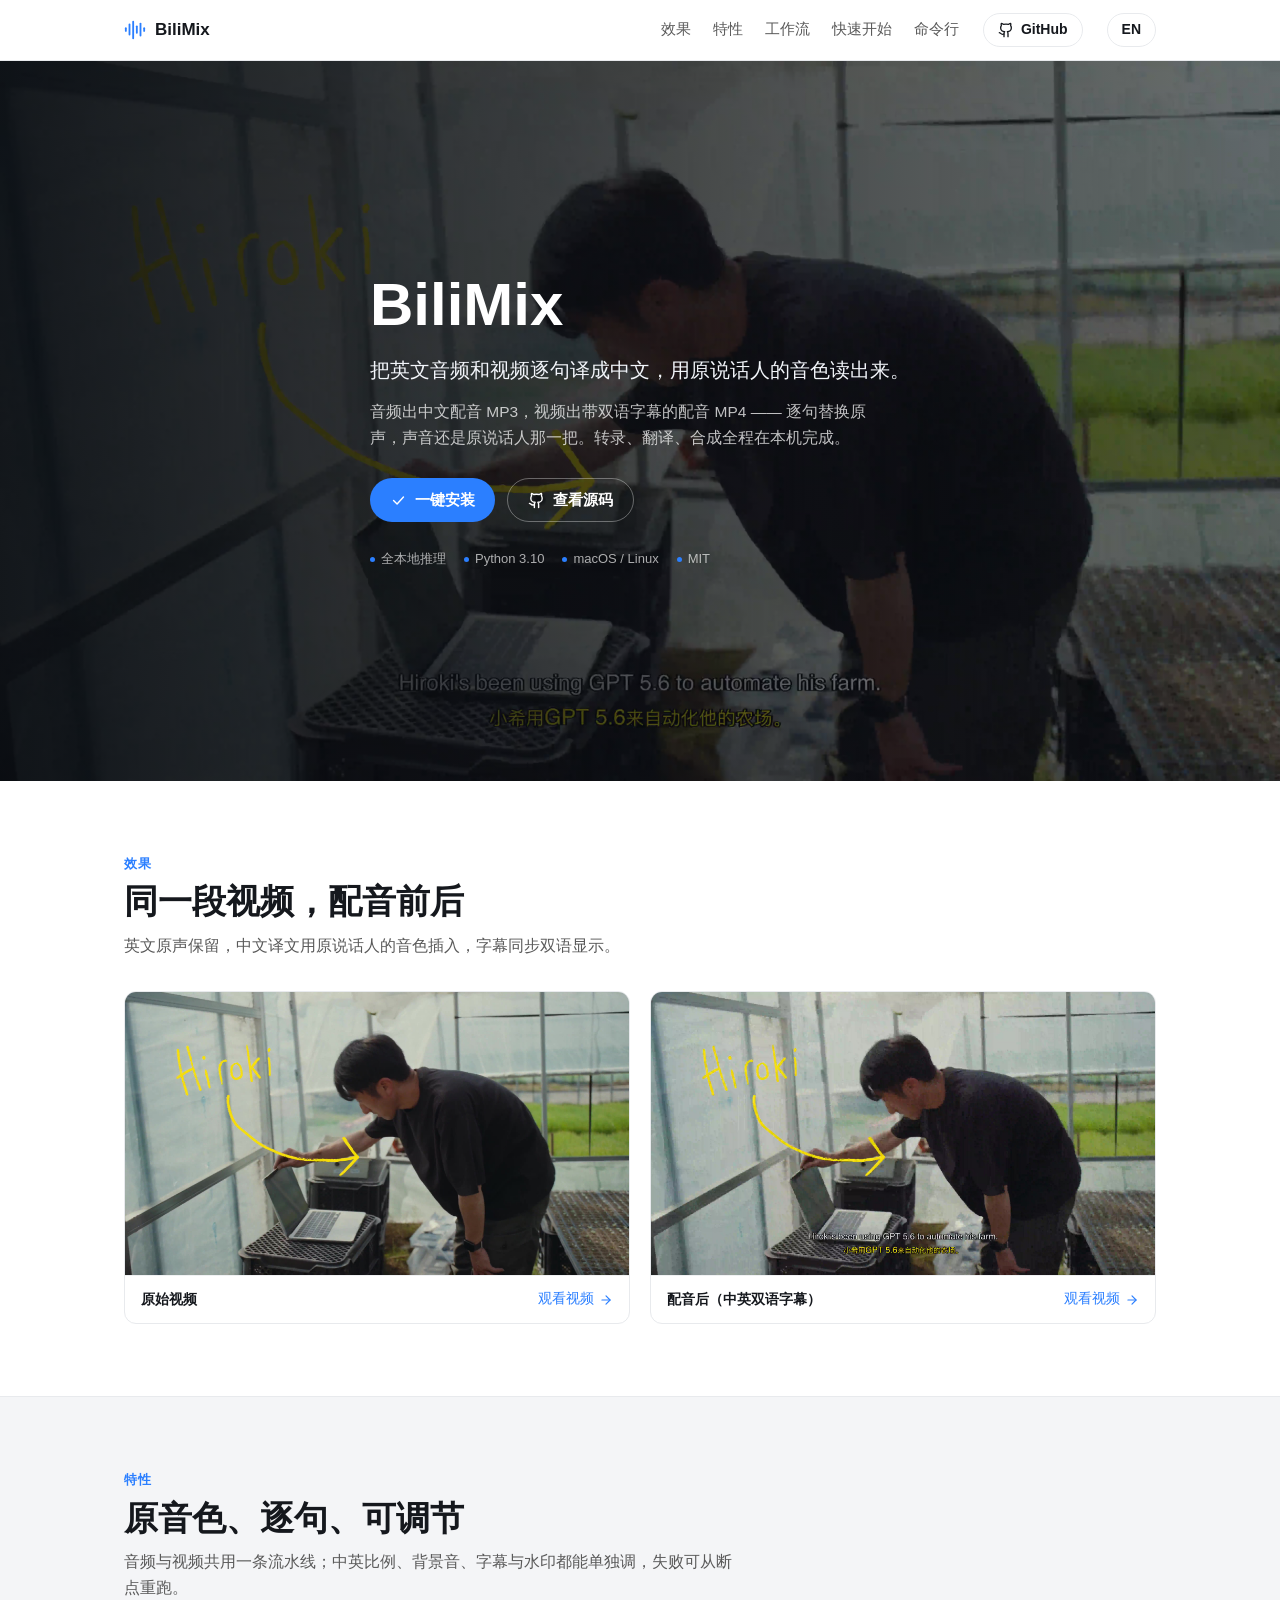
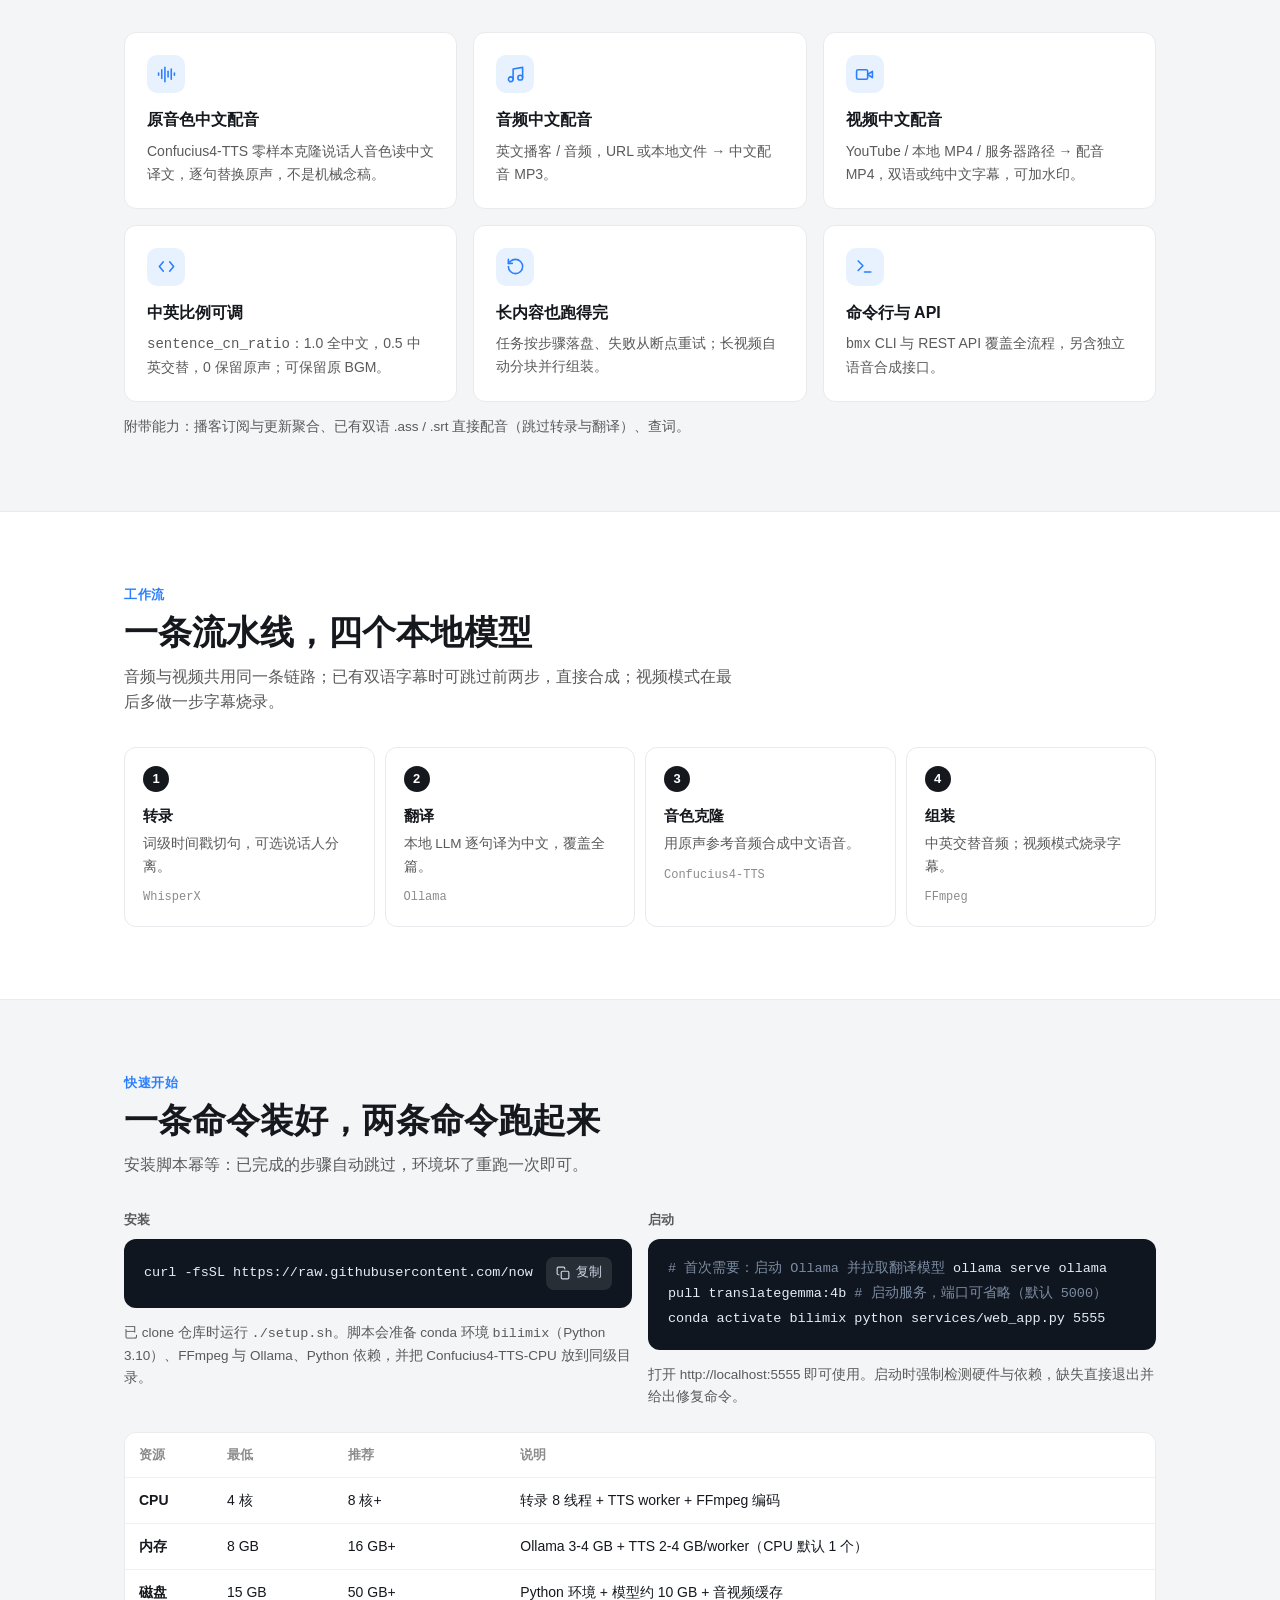
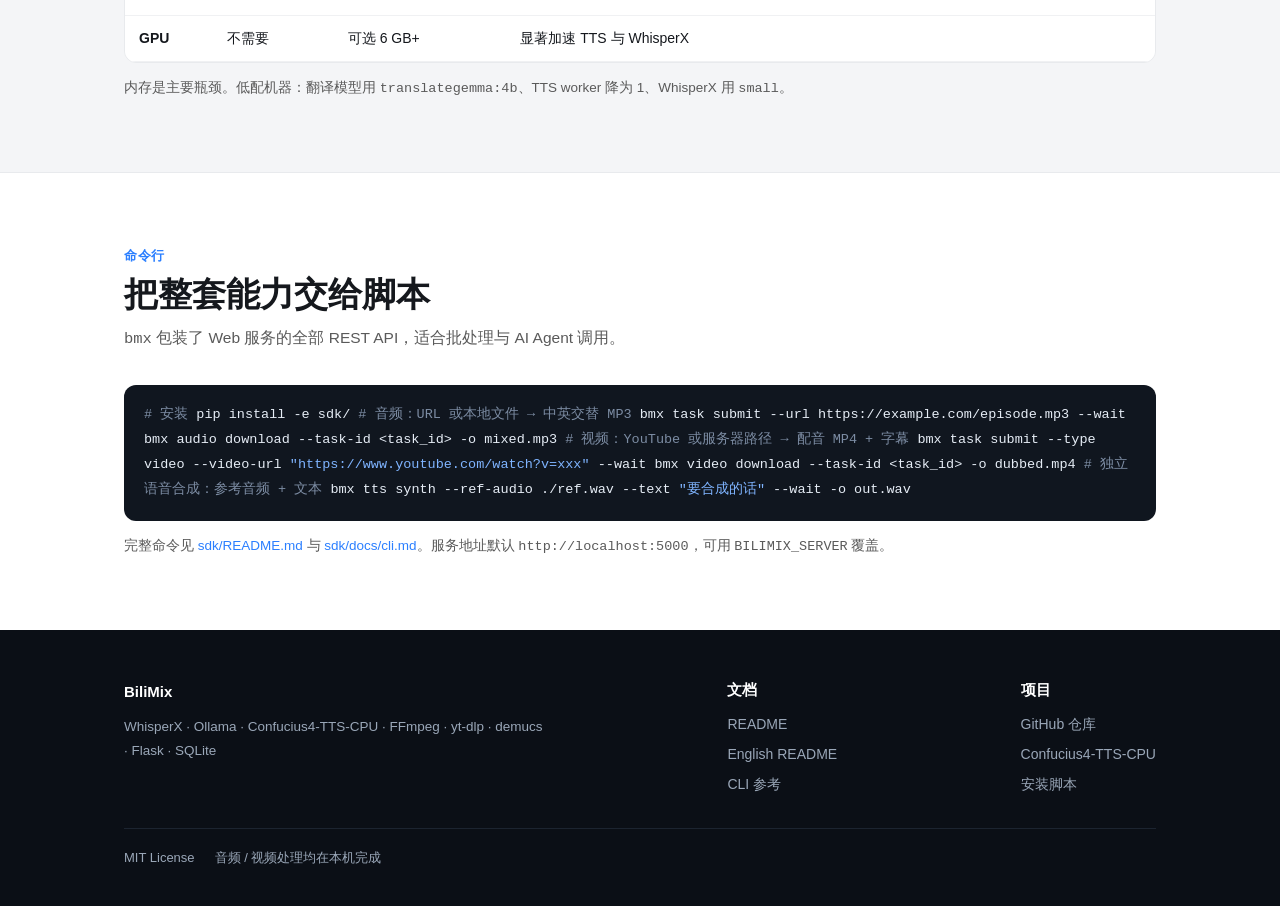
<file: index.html>
<!DOCTYPE html>
<html lang="zh-CN">
<head>
<meta charset="utf-8">
<meta name="viewport" content="width=device-width, initial-scale=1">
<title>BiliMix — 中英双语播客 / 视频配音工具</title>
<meta name="description" content="把英文播客、音频和视频逐句译成中文，再用原说话人的音色读出来。全本地推理，输出中英交替音频或带字幕的配音视频。">
<link rel="icon" href="web/favicon.svg">
<style>
  :root {
    --font: "PingFang SC", -apple-system, BlinkMacSystemFont, "Inter", "Segoe UI", Roboto, "Helvetica Neue", sans-serif;
    --ink: #15181D;
    --body: #5A5A5A;
    --muted: #8C8C8C;
    --line: #E8EAED;
    --line-soft: #F0F1F3;
    --accent: #2B7FFF;
    --accent-deep: #1E5BD9;
    --accent-soft: #E8F2FF;
    --band: #F4F5F7;
    --code-bg: #10161F;
    --radius: 12px;
    --max: 1080px;
  }
  * { margin: 0; padding: 0; box-sizing: border-box; }
  html { scroll-behavior: smooth; -webkit-font-smoothing: antialiased; }
  body { font-family: var(--font); color: var(--ink); background: #fff; line-height: 1.65; }
  a { color: inherit; text-decoration: none; }
  .wrap { max-width: var(--max); margin: 0 auto; padding: 0 24px; }
  section { scroll-margin-top: 64px; }

  /* ---------- header ---------- */
  header {
    position: sticky; top: 0; z-index: 50;
    background: rgba(255,255,255,.86); backdrop-filter: saturate(180%) blur(12px);
    border-bottom: 1px solid var(--line);
  }
  .nav { display: flex; align-items: center; gap: 24px; height: 60px; }
  .brand { display: flex; align-items: center; gap: 9px; font-size: 17px; font-weight: 650; letter-spacing: 0; }
  .brand svg { width: 22px; height: 22px; color: var(--accent); }
  .nav-links { display: flex; gap: 22px; margin-left: auto; font-size: 14.5px; color: var(--body); }
  .nav-links a:hover { color: var(--accent); }
  .btn-ghost {
    display: inline-flex; align-items: center; gap: 7px;
    height: 34px; padding: 0 14px; border: 1px solid var(--line); border-radius: 999px;
    font-size: 14px; font-weight: 550; transition: .18s;
  }
  .btn-ghost:hover { border-color: var(--accent); color: var(--accent); background: var(--accent-soft); }
  .btn-ghost svg { width: 16px; height: 16px; }

  /* ---------- hero ---------- */
  .hero {
    position: relative; isolation: isolate;
    min-height: clamp(520px, 80vh, 720px);
    display: flex; align-items: center;
    background: #0B0F16 url("examples/screenshot_mixed.jpg") center/cover no-repeat;
  }
  .hero::before {
    content: ""; position: absolute; inset: 0; z-index: -1;
    background: linear-gradient(90deg, rgba(8,11,16,.92) 0%, rgba(8,11,16,.74) 42%, rgba(8,11,16,.42) 100%);
  }
  .hero-inner { padding: 72px 0; max-width: 640px; color: #fff; }
  .hero h1 { font-size: clamp(40px, 6vw, 60px); line-height: 1.1; font-weight: 700; letter-spacing: 0; }
  .hero .lede { margin-top: 16px; font-size: clamp(17px, 2.1vw, 20px); font-weight: 500; color: #F2F5FA; }
  .hero .desc { margin-top: 12px; font-size: 15.5px; color: rgba(255,255,255,.74); max-width: 520px; }
  .cta { display: flex; flex-wrap: wrap; gap: 12px; margin-top: 28px; }
  .btn {
    display: inline-flex; align-items: center; gap: 8px; height: 44px; padding: 0 20px;
    border-radius: 999px; font-size: 15px; font-weight: 600; transition: .18s;
  }
  .btn svg { width: 17px; height: 17px; }
  .btn-primary { background: var(--accent); color: #fff; }
  .btn-primary:hover { background: var(--accent-deep); transform: translateY(-1px); }
  .btn-outline { border: 1px solid rgba(255,255,255,.34); color: #fff; }
  .btn-outline:hover { border-color: #fff; background: rgba(255,255,255,.1); }
  .hero-meta { display: flex; flex-wrap: wrap; gap: 8px 18px; margin-top: 26px; font-size: 13px; color: rgba(255,255,255,.66); }
  .hero-meta span { display: inline-flex; align-items: center; gap: 6px; }
  .dot { width: 5px; height: 5px; border-radius: 50%; background: var(--accent); }

  /* ---------- section frame ---------- */
  .band { background: var(--band); border-block: 1px solid var(--line); }
  .sec { padding: 72px 0; }
  .sec-head { max-width: 620px; margin-bottom: 32px; }
  .eyebrow { font-size: 13px; font-weight: 650; letter-spacing: .04em; color: var(--accent); text-transform: uppercase; }
  .sec-head h2 { margin-top: 6px; font-size: clamp(26px, 3.4vw, 34px); line-height: 1.25; font-weight: 680; }
  .sec-head p { margin-top: 10px; color: var(--body); font-size: 15.5px; }

  /* ---------- demo ---------- */
  .demo { display: grid; grid-template-columns: 1fr 1fr; gap: 20px; }
  figure { background: #fff; border: 1px solid var(--line); border-radius: var(--radius); overflow: hidden; }
  figure img { display: block; width: 100%; aspect-ratio: 16 / 9; object-fit: cover; }
  figcaption {
    display: flex; align-items: center; justify-content: space-between; gap: 12px;
    padding: 12px 16px; border-top: 1px solid var(--line-soft); font-size: 14px;
  }
  figcaption b { font-weight: 600; }
  figcaption a { display: inline-flex; align-items: center; gap: 5px; color: var(--accent); font-size: 13.5px; }
  figcaption a svg { width: 14px; height: 14px; }

  /* ---------- features ---------- */
  .grid { display: grid; grid-template-columns: repeat(3, 1fr); gap: 16px; }
  .tile { background: #fff; border: 1px solid var(--line); border-radius: var(--radius); padding: 22px; }
  .tile .ico {
    width: 38px; height: 38px; border-radius: 10px; background: var(--accent-soft);
    display: grid; place-items: center; color: var(--accent); margin-bottom: 14px;
  }
  .tile .ico svg { width: 19px; height: 19px; }
  .tile h3 { font-size: 16px; font-weight: 640; }
  .tile p { margin-top: 6px; font-size: 14px; color: var(--body); }

  /* ---------- pipeline ---------- */
  .flow { display: flex; align-items: stretch; gap: 10px; flex-wrap: nowrap; }
  .step { flex: 1; min-width: 0; background: #fff; border: 1px solid var(--line); border-radius: var(--radius); padding: 18px; }
  .step .n {
    width: 26px; height: 26px; border-radius: 50%; background: var(--ink); color: #fff;
    display: grid; place-items: center; font-size: 13px; font-weight: 650; margin-bottom: 12px;
  }
  .step h4 { font-size: 15px; font-weight: 620; }
  .step p { margin-top: 5px; font-size: 13.5px; color: var(--body); }
  .step .tool { margin-top: 10px; font-size: 12px; color: var(--muted); font-family: ui-monospace, SFMono-Regular, Menlo, monospace; }

  /* ---------- code ---------- */
  .code {
    background: var(--code-bg); color: #E6EDF6; border-radius: var(--radius);
    padding: 18px 20px; font-family: ui-monospace, SFMono-Regular, Menlo, monospace;
    font-size: 13.5px; line-height: 1.85; overflow-x: auto;
  }
  .code .c { color: #7C8CA3; }
  .code .k { color: #7FB4FF; }
  .cmd { display: flex; align-items: center; gap: 12px; }
  .cmd code { flex: 1; min-width: 0; overflow-x: auto; white-space: nowrap; }
  .copy {
    flex: none; display: inline-flex; align-items: center; gap: 6px;
    background: rgba(255,255,255,.1); border: 0; border-radius: 8px; color: #CBD6E4;
    font: inherit; font-size: 12.5px; padding: 5px 10px; cursor: pointer; transition: .18s;
  }
  .copy:hover { background: rgba(255,255,255,.2); color: #fff; }
  .copy svg { width: 14px; height: 14px; }
  .two { display: grid; grid-template-columns: 1fr 1fr; gap: 16px; align-items: start; }
  .two > div { min-width: 0; }
  .block-label { font-size: 13px; font-weight: 620; color: var(--body); margin-bottom: 8px; }

  /* ---------- table ---------- */
  table { width: 100%; border-collapse: collapse; font-size: 14px; background: #fff; }
  th, td { text-align: left; padding: 11px 14px; border-bottom: 1px solid var(--line-soft); }
  thead th { font-size: 13px; color: var(--muted); font-weight: 600; }
  tbody th { font-weight: 620; width: 88px; }
  .table-wrap { border: 1px solid var(--line); border-radius: var(--radius); overflow-x: auto; }
  .note { margin-top: 14px; font-size: 13.5px; color: var(--body); }

  /* ---------- footer ---------- */
  footer { background: #0B0F16; color: #9AA7B8; padding: 48px 0 40px; font-size: 14px; }
  .foot { display: flex; flex-wrap: wrap; gap: 24px; align-items: flex-start; justify-content: space-between; }
  .foot h5 { color: #fff; font-size: 15px; font-weight: 620; margin-bottom: 10px; }
  .foot ul { list-style: none; display: grid; gap: 7px; }
  .foot a:hover { color: #fff; }
  .foot-stack { max-width: 420px; font-size: 13.5px; line-height: 1.8; }
  .legal { margin-top: 32px; padding-top: 18px; border-top: 1px solid #1C2430; display: flex; flex-wrap: wrap; gap: 8px 20px; font-size: 13px; }

  @media (max-width: 900px) {
    .grid { grid-template-columns: 1fr 1fr; }
    .flow { flex-wrap: wrap; }
    .step { flex: 1 1 46%; }
  }
  @media (max-width: 640px) {
    .wrap { padding: 0 18px; }
    .nav-links { display: none; }
    .sec { padding: 52px 0; }
    .demo, .grid, .two { grid-template-columns: 1fr; }
    .step { flex: 1 1 100%; }
    .hero-inner { padding: 56px 0; }
    .foot { gap: 28px; }
  }
</style>
</head>
<body>

<header>
  <div class="wrap nav">
    <a class="brand" href="#top">
      <svg viewBox="0 0 24 24" fill="none" stroke="currentColor" stroke-width="2" stroke-linecap="round"><path d="M2 10v3"/><path d="M6 6v11"/><path d="M10 3v18"/><path d="M14 8v7"/><path d="M18 5v13"/><path d="M22 10v3"/></svg>
      BiliMix
    </a>
    <nav class="nav-links">
      <a href="#demo">效果</a>
      <a href="#features">特性</a>
      <a href="#how">工作流</a>
      <a href="#start">快速开始</a>
      <a href="#cli">命令行</a>
    </nav>
    <a class="btn-ghost" href="https://github.com/nowszhao/BiliMix">
      <svg viewBox="0 0 24 24" fill="none" stroke="currentColor" stroke-width="2" stroke-linecap="round" stroke-linejoin="round"><path d="M15 22v-4a4.8 4.8 0 0 0-1-3.5c3 0 6-2 6-5.5.08-1.25-.27-2.48-1-3.5.28-1.15.28-2.35 0-3.5 0 0-1 0-3 1.5-2.64-.5-5.36-.5-8 0C6 2 5 2 5 2c-.3 1.15-.3 2.35 0 3.5A5.4 5.4 0 0 0 4 9c0 3.5 3 5.5 6 5.5-.39.49-.68 1.05-.85 1.65-.17.6-.22 1.23-.15 1.85v4"/><path d="M9 18c-4.51 2-5-2-7-2"/></svg>
      GitHub
    </a>
    <a class="btn-ghost" href="en.html">EN</a>
  </div>
</header>

<main id="top">
  <section class="hero">
    <div class="wrap hero-inner">
      <h1>BiliMix</h1>
      <p class="lede">把英文音频和视频逐句译成中文，用原说话人的音色读出来。</p>
      <p class="desc">音频出中文配音 MP3，视频出带双语字幕的配音 MP4 —— 逐句替换原声，声音还是原说话人那一把。转录、翻译、合成全程在本机完成。</p>
      <div class="cta">
        <a class="btn btn-primary" href="#start">
          <svg viewBox="0 0 24 24" fill="none" stroke="currentColor" stroke-width="2" stroke-linecap="round" stroke-linejoin="round"><path d="m5 12 5 5L19 7"/></svg>
          一键安装
        </a>
        <a class="btn btn-outline" href="https://github.com/nowszhao/BiliMix">
          <svg viewBox="0 0 24 24" fill="none" stroke="currentColor" stroke-width="2" stroke-linecap="round" stroke-linejoin="round"><path d="M15 22v-4a4.8 4.8 0 0 0-1-3.5c3 0 6-2 6-5.5.08-1.25-.27-2.48-1-3.5.28-1.15.28-2.35 0-3.5 0 0-1 0-3 1.5-2.64-.5-5.36-.5-8 0C6 2 5 2 5 2c-.3 1.15-.3 2.35 0 3.5A5.4 5.4 0 0 0 4 9c0 3.5 3 5.5 6 5.5-.39.49-.68 1.05-.85 1.65-.17.6-.22 1.23-.15 1.85v4"/><path d="M9 18c-4.51 2-5-2-7-2"/></svg>
          查看源码
        </a>
      </div>
      <div class="hero-meta">
        <span><i class="dot"></i>全本地推理</span>
        <span><i class="dot"></i>Python 3.10</span>
        <span><i class="dot"></i>macOS / Linux</span>
        <span><i class="dot"></i>MIT</span>
      </div>
    </div>
  </section>

  <section class="sec" id="demo">
    <div class="wrap">
      <div class="sec-head">
        <div class="eyebrow">效果</div>
        <h2>同一段视频，配音前后</h2>
        <p>英文原声保留，中文译文用原说话人的音色插入，字幕同步双语显示。</p>
      </div>
      <div class="demo">
        <figure>
          <img src="examples/screenshot_original.jpg" alt="原始英文视频画面">
          <figcaption>
            <b>原始视频</b>
            <a href="examples/test1.mp4">观看视频
              <svg viewBox="0 0 24 24" fill="none" stroke="currentColor" stroke-width="2" stroke-linecap="round" stroke-linejoin="round"><path d="M5 12h14"/><path d="m12 5 7 7-7 7"/></svg>
            </a>
          </figcaption>
        </figure>
        <figure>
          <img src="examples/screenshot_mixed.jpg" alt="配音后的中英双语字幕画面">
          <figcaption>
            <b>配音后（中英双语字幕）</b>
            <a href="examples/test1_mixed.mp4">观看视频
              <svg viewBox="0 0 24 24" fill="none" stroke="currentColor" stroke-width="2" stroke-linecap="round" stroke-linejoin="round"><path d="M5 12h14"/><path d="m12 5 7 7-7 7"/></svg>
            </a>
          </figcaption>
        </figure>
      </div>
    </div>
  </section>

  <section class="band sec" id="features">
    <div class="wrap">
      <div class="sec-head">
        <div class="eyebrow">特性</div>
        <h2>原音色、逐句、可调节</h2>
        <p>音频与视频共用一条流水线；中英比例、背景音、字幕与水印都能单独调，失败可从断点重跑。</p>
      </div>
      <div class="grid">
        <div class="tile">
          <div class="ico"><svg viewBox="0 0 24 24" fill="none" stroke="currentColor" stroke-width="2" stroke-linecap="round"><path d="M2 10v3"/><path d="M6 6v11"/><path d="M10 3v18"/><path d="M14 8v7"/><path d="M18 5v13"/><path d="M22 10v3"/></svg></div>
          <h3>原音色中文配音</h3>
          <p>Confucius4-TTS 零样本克隆说话人音色读中文译文，逐句替换原声，不是机械念稿。</p>
        </div>
        <div class="tile">
          <div class="ico"><svg viewBox="0 0 24 24" fill="none" stroke="currentColor" stroke-width="2" stroke-linecap="round" stroke-linejoin="round"><path d="M9 18V5l12-2v13"/><circle cx="6" cy="18" r="3"/><circle cx="18" cy="16" r="3"/></svg></div>
          <h3>音频中文配音</h3>
          <p>英文播客 / 音频，URL 或本地文件 → 中文配音 MP3。</p>
        </div>
        <div class="tile">
          <div class="ico"><svg viewBox="0 0 24 24" fill="none" stroke="currentColor" stroke-width="2" stroke-linecap="round" stroke-linejoin="round"><path d="m22 8-6 4 6 4V8Z"/><rect x="2" y="6" width="14" height="12" rx="2"/></svg></div>
          <h3>视频中文配音</h3>
          <p>YouTube / 本地 MP4 / 服务器路径 → 配音 MP4，双语或纯中文字幕，可加水印。</p>
        </div>
        <div class="tile">
          <div class="ico"><svg viewBox="0 0 24 24" fill="none" stroke="currentColor" stroke-width="2" stroke-linecap="round" stroke-linejoin="round"><path d="M8 6 3 12l5 6"/><path d="m16 6 5 6-5 6"/></svg></div>
          <h3>中英比例可调</h3>
          <p><code>sentence_cn_ratio</code>：1.0 全中文，0.5 中英交替，0 保留原声；可保留原 BGM。</p>
        </div>
        <div class="tile">
          <div class="ico"><svg viewBox="0 0 24 24" fill="none" stroke="currentColor" stroke-width="2" stroke-linecap="round" stroke-linejoin="round"><path d="M3 12a9 9 0 1 0 9-9 9.75 9.75 0 0 0-6.74 2.74L3 8"/><path d="M3 3v5h5"/></svg></div>
          <h3>长内容也跑得完</h3>
          <p>任务按步骤落盘、失败从断点重试；长视频自动分块并行组装。</p>
        </div>
        <div class="tile">
          <div class="ico"><svg viewBox="0 0 24 24" fill="none" stroke="currentColor" stroke-width="2" stroke-linecap="round" stroke-linejoin="round"><path d="m4 17 6-6-6-6"/><path d="M12 19h8"/></svg></div>
          <h3>命令行与 API</h3>
          <p><code>bmx</code> CLI 与 REST API 覆盖全流程，另含独立语音合成接口。</p>
        </div>
      </div>
      <p class="note">附带能力：播客订阅与更新聚合、已有双语 .ass / .srt 直接配音（跳过转录与翻译）、查词。</p>
    </div>
  </section>

  <section class="sec" id="how">
    <div class="wrap">
      <div class="sec-head">
        <div class="eyebrow">工作流</div>
        <h2>一条流水线，四个本地模型</h2>
        <p>音频与视频共用同一条链路；已有双语字幕时可跳过前两步，直接合成；视频模式在最后多做一步字幕烧录。</p>
      </div>
      <div class="flow">
        <div class="step">
          <div class="n">1</div>
          <h4>转录</h4>
          <p>词级时间戳切句，可选说话人分离。</p>
          <div class="tool">WhisperX</div>
        </div>
        <div class="step">
          <div class="n">2</div>
          <h4>翻译</h4>
          <p>本地 LLM 逐句译为中文，覆盖全篇。</p>
          <div class="tool">Ollama</div>
        </div>
        <div class="step">
          <div class="n">3</div>
          <h4>音色克隆</h4>
          <p>用原声参考音频合成中文语音。</p>
          <div class="tool">Confucius4-TTS</div>
        </div>
        <div class="step">
          <div class="n">4</div>
          <h4>组装</h4>
          <p>中英交替音频；视频模式烧录字幕。</p>
          <div class="tool">FFmpeg</div>
        </div>
      </div>
    </div>
  </section>

  <section class="band sec" id="start">
    <div class="wrap">
      <div class="sec-head">
        <div class="eyebrow">快速开始</div>
        <h2>一条命令装好，两条命令跑起来</h2>
        <p>安装脚本幂等：已完成的步骤自动跳过，环境坏了重跑一次即可。</p>
      </div>
      <div class="two">
        <div>
          <div class="block-label">安装</div>
          <div class="code cmd">
            <code id="install-cmd">curl -fsSL https://raw.githubusercontent.com/nowszhao/BiliMix/main/setup.sh | bash</code>
            <button class="copy" data-copy="install-cmd">
              <svg viewBox="0 0 24 24" fill="none" stroke="currentColor" stroke-width="2" stroke-linecap="round" stroke-linejoin="round"><rect x="9" y="9" width="13" height="13" rx="2"/><path d="M5 15H4a2 2 0 0 1-2-2V4a2 2 0 0 1 2-2h9a2 2 0 0 1 2 2v1"/></svg>
              复制
            </button>
          </div>
          <p class="note">已 clone 仓库时运行 <code>./setup.sh</code>。脚本会准备 conda 环境 <code>bilimix</code>（Python 3.10）、FFmpeg 与 Ollama、Python 依赖，并把 Confucius4-TTS-CPU 放到同级目录。</p>
        </div>
        <div>
          <div class="block-label">启动</div>
          <div class="code">
<span class="c"># 首次需要：启动 Ollama 并拉取翻译模型</span>
ollama serve
ollama pull translategemma:4b

<span class="c"># 启动服务，端口可省略（默认 5000）</span>
conda activate bilimix
python services/web_app.py 5555
          </div>
          <p class="note">打开 http://localhost:5555 即可使用。启动时强制检测硬件与依赖，缺失直接退出并给出修复命令。</p>
        </div>
      </div>
      <div class="table-wrap" style="margin-top:24px">
        <table>
          <thead><tr><th>资源</th><th>最低</th><th>推荐</th><th>说明</th></tr></thead>
          <tbody>
            <tr><th>CPU</th><td>4 核</td><td>8 核+</td><td>转录 8 线程 + TTS worker + FFmpeg 编码</td></tr>
            <tr><th>内存</th><td>8 GB</td><td>16 GB+</td><td>Ollama 3-4 GB + TTS 2-4 GB/worker（CPU 默认 1 个）</td></tr>
            <tr><th>磁盘</th><td>15 GB</td><td>50 GB+</td><td>Python 环境 + 模型约 10 GB + 音视频缓存</td></tr>
            <tr><th>GPU</th><td>不需要</td><td>可选 6 GB+</td><td>显著加速 TTS 与 WhisperX</td></tr>
          </tbody>
        </table>
      </div>
      <p class="note">内存是主要瓶颈。低配机器：翻译模型用 <code>translategemma:4b</code>、TTS worker 降为 1、WhisperX 用 <code>small</code>。</p>
    </div>
  </section>

  <section class="sec" id="cli">
    <div class="wrap">
      <div class="sec-head">
        <div class="eyebrow">命令行</div>
        <h2>把整套能力交给脚本</h2>
        <p><code>bmx</code> 包装了 Web 服务的全部 REST API，适合批处理与 AI Agent 调用。</p>
      </div>
      <div class="code">
<span class="c"># 安装</span>
pip install -e sdk/

<span class="c"># 音频：URL 或本地文件 → 中英交替 MP3</span>
bmx task submit --url https://example.com/episode.mp3 --wait
bmx audio download --task-id &lt;task_id&gt; -o mixed.mp3

<span class="c"># 视频：YouTube 或服务器路径 → 配音 MP4 + 字幕</span>
bmx task submit --type video --video-url <span class="k">"https://www.youtube.com/watch?v=xxx"</span> --wait
bmx video download --task-id &lt;task_id&gt; -o dubbed.mp4

<span class="c"># 独立语音合成：参考音频 + 文本</span>
bmx tts synth --ref-audio ./ref.wav --text <span class="k">"要合成的话"</span> --wait -o out.wav
      </div>
      <p class="note">完整命令见 <a href="https://github.com/nowszhao/BiliMix/blob/main/sdk/README.md" style="color:var(--accent)">sdk/README.md</a> 与 <a href="https://github.com/nowszhao/BiliMix/blob/main/sdk/docs/cli.md" style="color:var(--accent)">sdk/docs/cli.md</a>。服务地址默认 <code>http://localhost:5000</code>，可用 <code>BILIMIX_SERVER</code> 覆盖。</p>
    </div>
  </section>
</main>

<footer>
  <div class="wrap">
    <div class="foot">
      <div class="foot-stack">
        <h5>BiliMix</h5>
        <p>WhisperX · Ollama · Confucius4-TTS-CPU · FFmpeg · yt-dlp · demucs · Flask · SQLite</p>
      </div>
      <div>
        <h5>文档</h5>
        <ul>
          <li><a href="https://github.com/nowszhao/BiliMix#readme">README</a></li>
          <li><a href="https://github.com/nowszhao/BiliMix/blob/main/README.en.md">English README</a></li>
          <li><a href="https://github.com/nowszhao/BiliMix/blob/main/sdk/docs/cli.md">CLI 参考</a></li>
        </ul>
      </div>
      <div>
        <h5>项目</h5>
        <ul>
          <li><a href="https://github.com/nowszhao/BiliMix">GitHub 仓库</a></li>
          <li><a href="https://github.com/nowszhao/Confucius4-TTS-CPU">Confucius4-TTS-CPU</a></li>
          <li><a href="https://github.com/nowszhao/BiliMix/blob/main/setup.sh">安装脚本</a></li>
        </ul>
      </div>
    </div>
    <div class="legal">
      <span>MIT License</span>
      <span>音频 / 视频处理均在本机完成</span>
    </div>
  </div>
</footer>

<script>
  document.querySelectorAll('.copy').forEach(function (btn) {
    btn.addEventListener('click', function () {
      var text = document.getElementById(btn.dataset.copy).textContent.trim();
      var done = function () {
        var label = btn.lastChild;
        btn.lastChild.textContent = ' 已复制';
        setTimeout(function () { btn.lastChild.textContent = ' 复制'; }, 1600);
      };
      if (navigator.clipboard) {
        navigator.clipboard.writeText(text).then(done);
      } else {
        var ta = document.createElement('textarea');
        ta.value = text; document.body.appendChild(ta); ta.select();
        document.execCommand('copy'); document.body.removeChild(ta); done();
      }
    });
  });
</script>
</body>
</html>
</file>
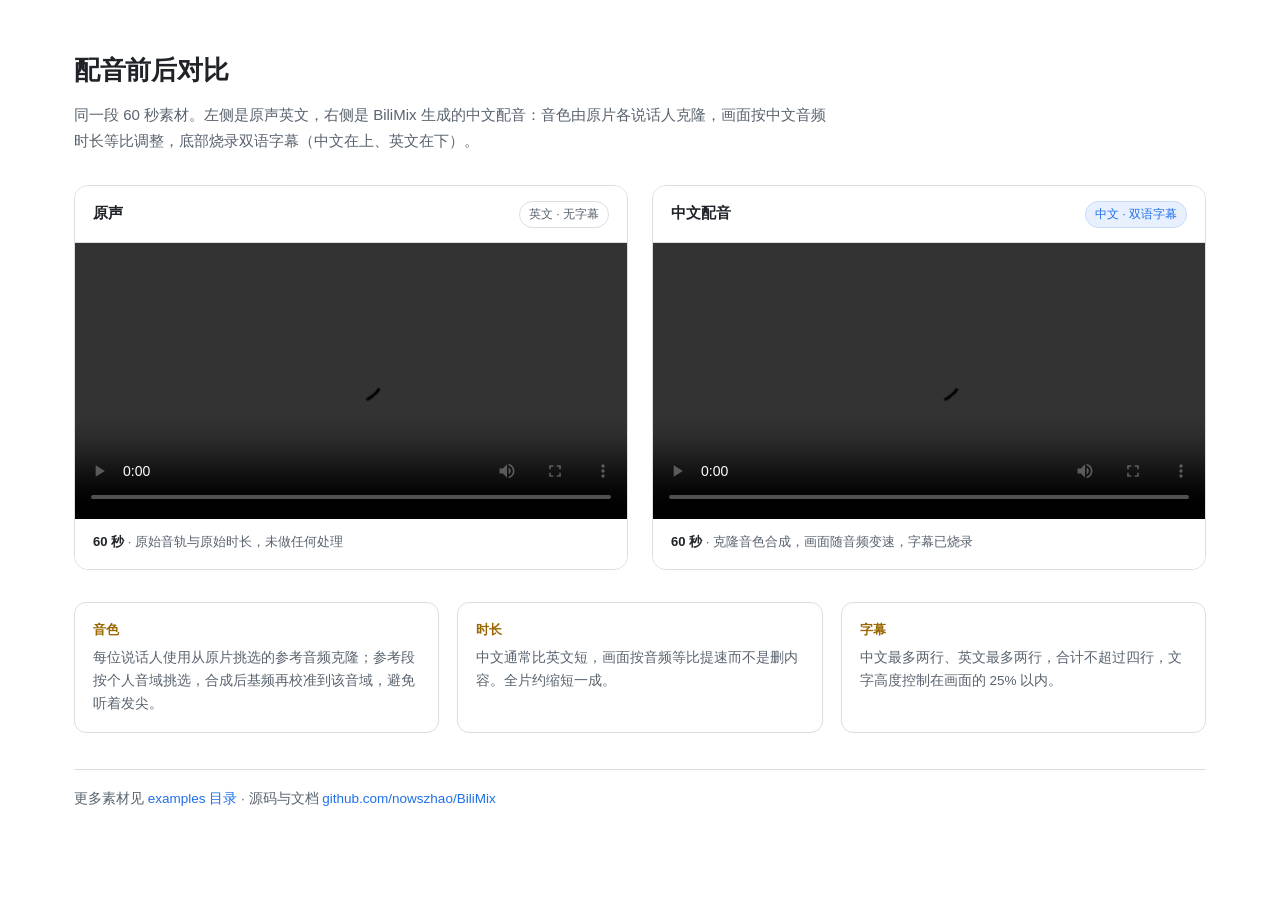
<file: demo.html>
<!DOCTYPE html>
<html lang="zh-CN">
<head>
<meta charset="utf-8">
<meta name="viewport" content="width=device-width, initial-scale=1">
<title>BiliMix 配音前后对比</title>
<style>
  :root {
    --ink: #1f2328;
    --muted: #59636e;
    --line: #d8dee4;
    --bg: #ffffff;
    --soft: #f6f8fa;
    --accent: #1f6feb;
    --warm: #9a6700;
  }
  * { box-sizing: border-box; }
  body {
    margin: 0;
    background: var(--bg);
    color: var(--ink);
    font: 16px/1.7 -apple-system, BlinkMacSystemFont, "PingFang SC", "Hiragino Sans GB", "Microsoft YaHei", sans-serif;
  }
  .wrap { max-width: 1180px; margin: 0 auto; padding: 48px 24px 72px; }
  header { margin-bottom: 32px; }
  h1 { font-size: 26px; font-weight: 600; margin: 0 0 10px; letter-spacing: -.3px; }
  .lede { color: var(--muted); font-size: 15px; margin: 0; max-width: 760px; }
  .grid { display: grid; grid-template-columns: 1fr 1fr; gap: 24px; }
  .panel { border: 1px solid var(--line); border-radius: 14px; overflow: hidden; background: var(--soft); }
  .panel-head {
    display: flex; align-items: baseline; justify-content: space-between;
    gap: 12px; padding: 14px 18px; background: #fff; border-bottom: 1px solid var(--line);
  }
  .panel-head h2 { font-size: 15px; font-weight: 600; margin: 0; }
  .tag { font-size: 12px; padding: 2px 9px; border-radius: 999px; border: 1px solid; white-space: nowrap; }
  .tag.before { color: var(--muted); border-color: var(--line); background: #fff; }
  .tag.after { color: var(--accent); border-color: #c7d9fb; background: #e8f0fe; }
  video { display: block; width: 100%; background: #000; }
  .panel-foot { padding: 12px 18px 16px; font-size: 13px; color: var(--muted); background: #fff; }
  .panel-foot b { color: var(--ink); font-weight: 600; }
  .notes { margin-top: 32px; display: grid; grid-template-columns: repeat(3, 1fr); gap: 18px; }
  .note { border: 1px solid var(--line); border-radius: 12px; padding: 16px 18px; }
  .note h3 { font-size: 13px; font-weight: 600; margin: 0 0 6px; color: var(--warm); }
  .note p { margin: 0; font-size: 13.5px; color: var(--muted); }
  footer { margin-top: 36px; padding-top: 18px; border-top: 1px solid var(--line); font-size: 13.5px; color: var(--muted); }
  a { color: var(--accent); text-decoration: none; }
  a:hover { text-decoration: underline; }
  @media (max-width: 820px) {
    .grid, .notes { grid-template-columns: 1fr; }
    .wrap { padding: 32px 18px 56px; }
  }
</style>
</head>
<body>
<div class="wrap">
  <header>
    <h1>配音前后对比</h1>
    <p class="lede">同一段 60 秒素材。左侧是原声英文，右侧是 BiliMix 生成的中文配音：音色由原片各说话人克隆，画面按中文音频时长等比调整，底部烧录双语字幕（中文在上、英文在下）。</p>
  </header>

  <div class="grid">
    <section class="panel">
      <div class="panel-head">
        <h2>原声</h2>
        <span class="tag before">英文 · 无字幕</span>
      </div>
      <video controls preload="metadata" playsinline src="examples/demo-original.mp4"></video>
      <div class="panel-foot"><b>60 秒</b> · 原始音轨与原始时长，未做任何处理</div>
    </section>

    <section class="panel">
      <div class="panel-head">
        <h2>中文配音</h2>
        <span class="tag after">中文 · 双语字幕</span>
      </div>
      <video controls preload="metadata" playsinline src="examples/demo-dubbed.mp4"></video>
      <div class="panel-foot"><b>60 秒</b> · 克隆音色合成，画面随音频变速，字幕已烧录</div>
    </section>
  </div>

  <div class="notes">
    <div class="note">
      <h3>音色</h3>
      <p>每位说话人使用从原片挑选的参考音频克隆；参考段按个人音域挑选，合成后基频再校准到该音域，避免听着发尖。</p>
    </div>
    <div class="note">
      <h3>时长</h3>
      <p>中文通常比英文短，画面按音频等比提速而不是删内容。全片约缩短一成。</p>
    </div>
    <div class="note">
      <h3>字幕</h3>
      <p>中文最多两行、英文最多两行，合计不超过四行，文字高度控制在画面的 25% 以内。</p>
    </div>
  </div>

  <footer>
    更多素材见 <a href="https://github.com/nowszhao/BiliMix/tree/main/examples">examples 目录</a> ·
    源码与文档 <a href="https://github.com/nowszhao/BiliMix">github.com/nowszhao/BiliMix</a>
  </footer>
</div>
</body>
</html>
</file>
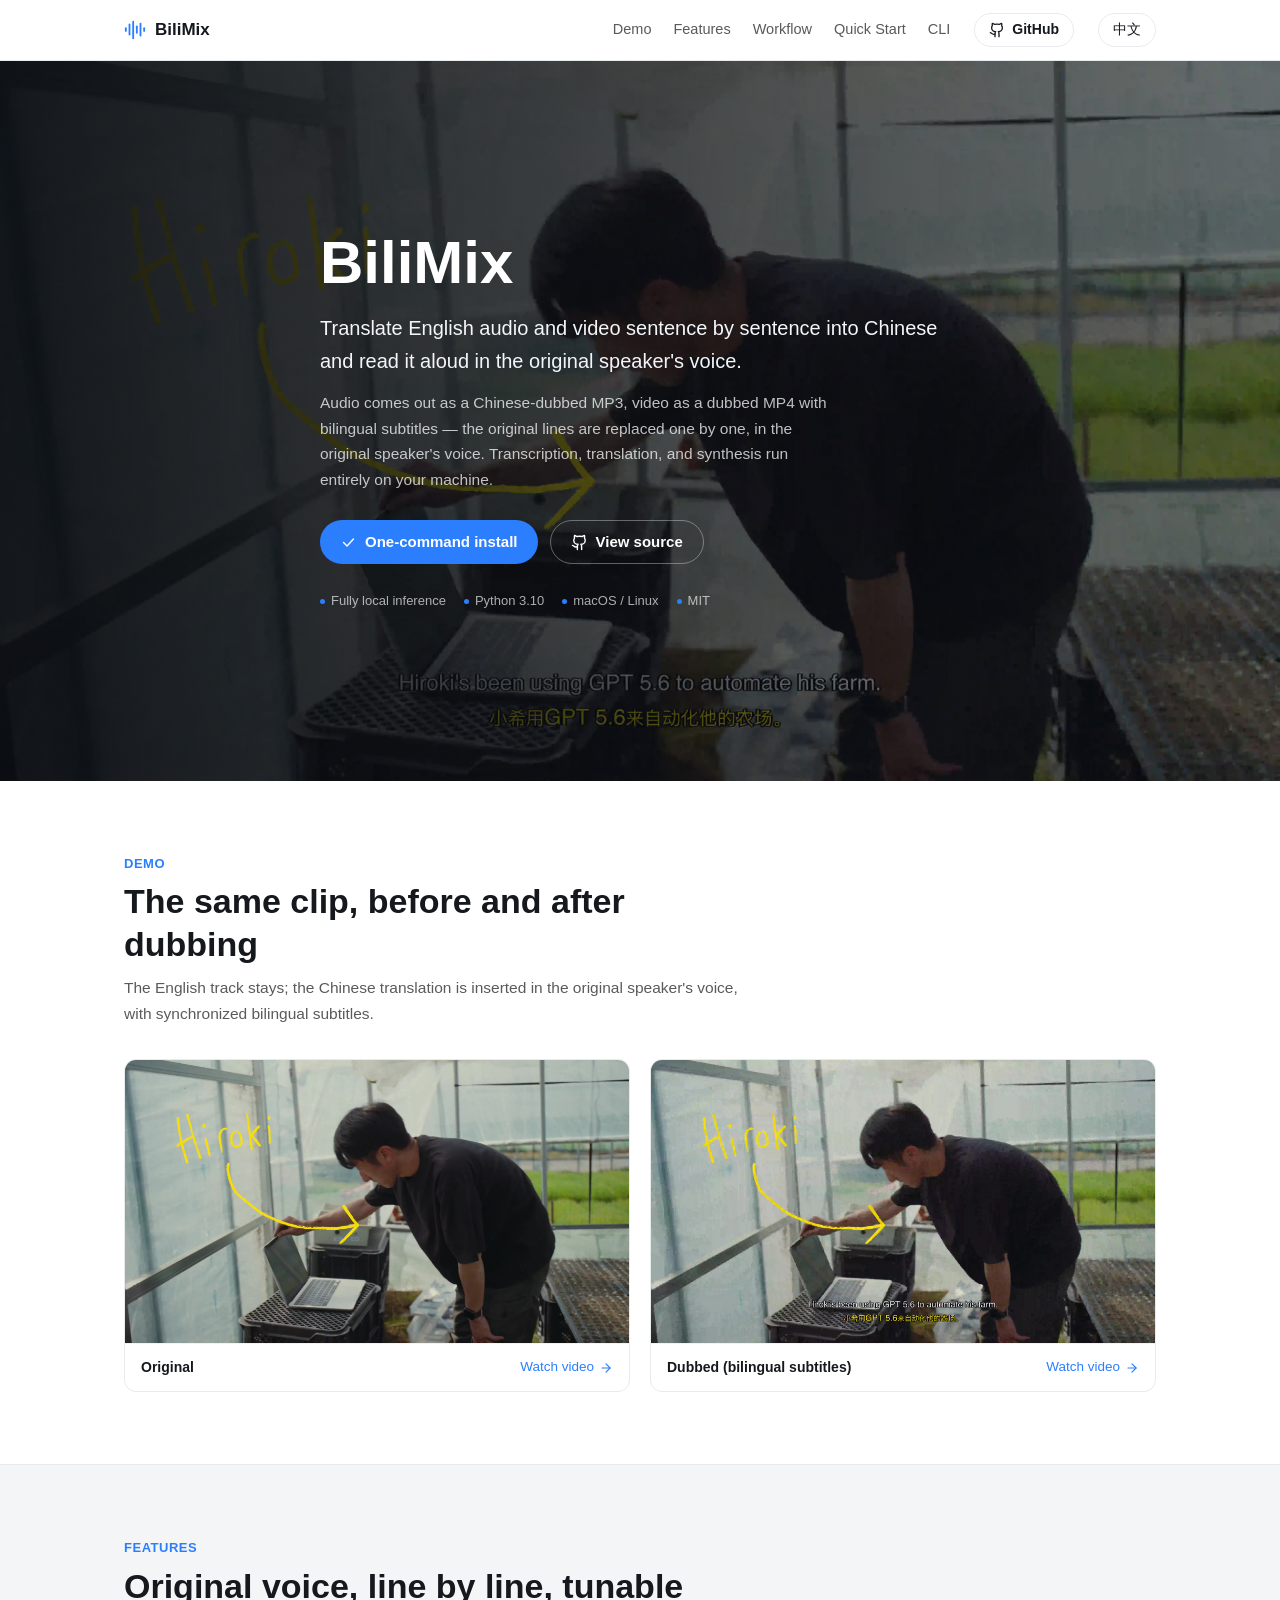
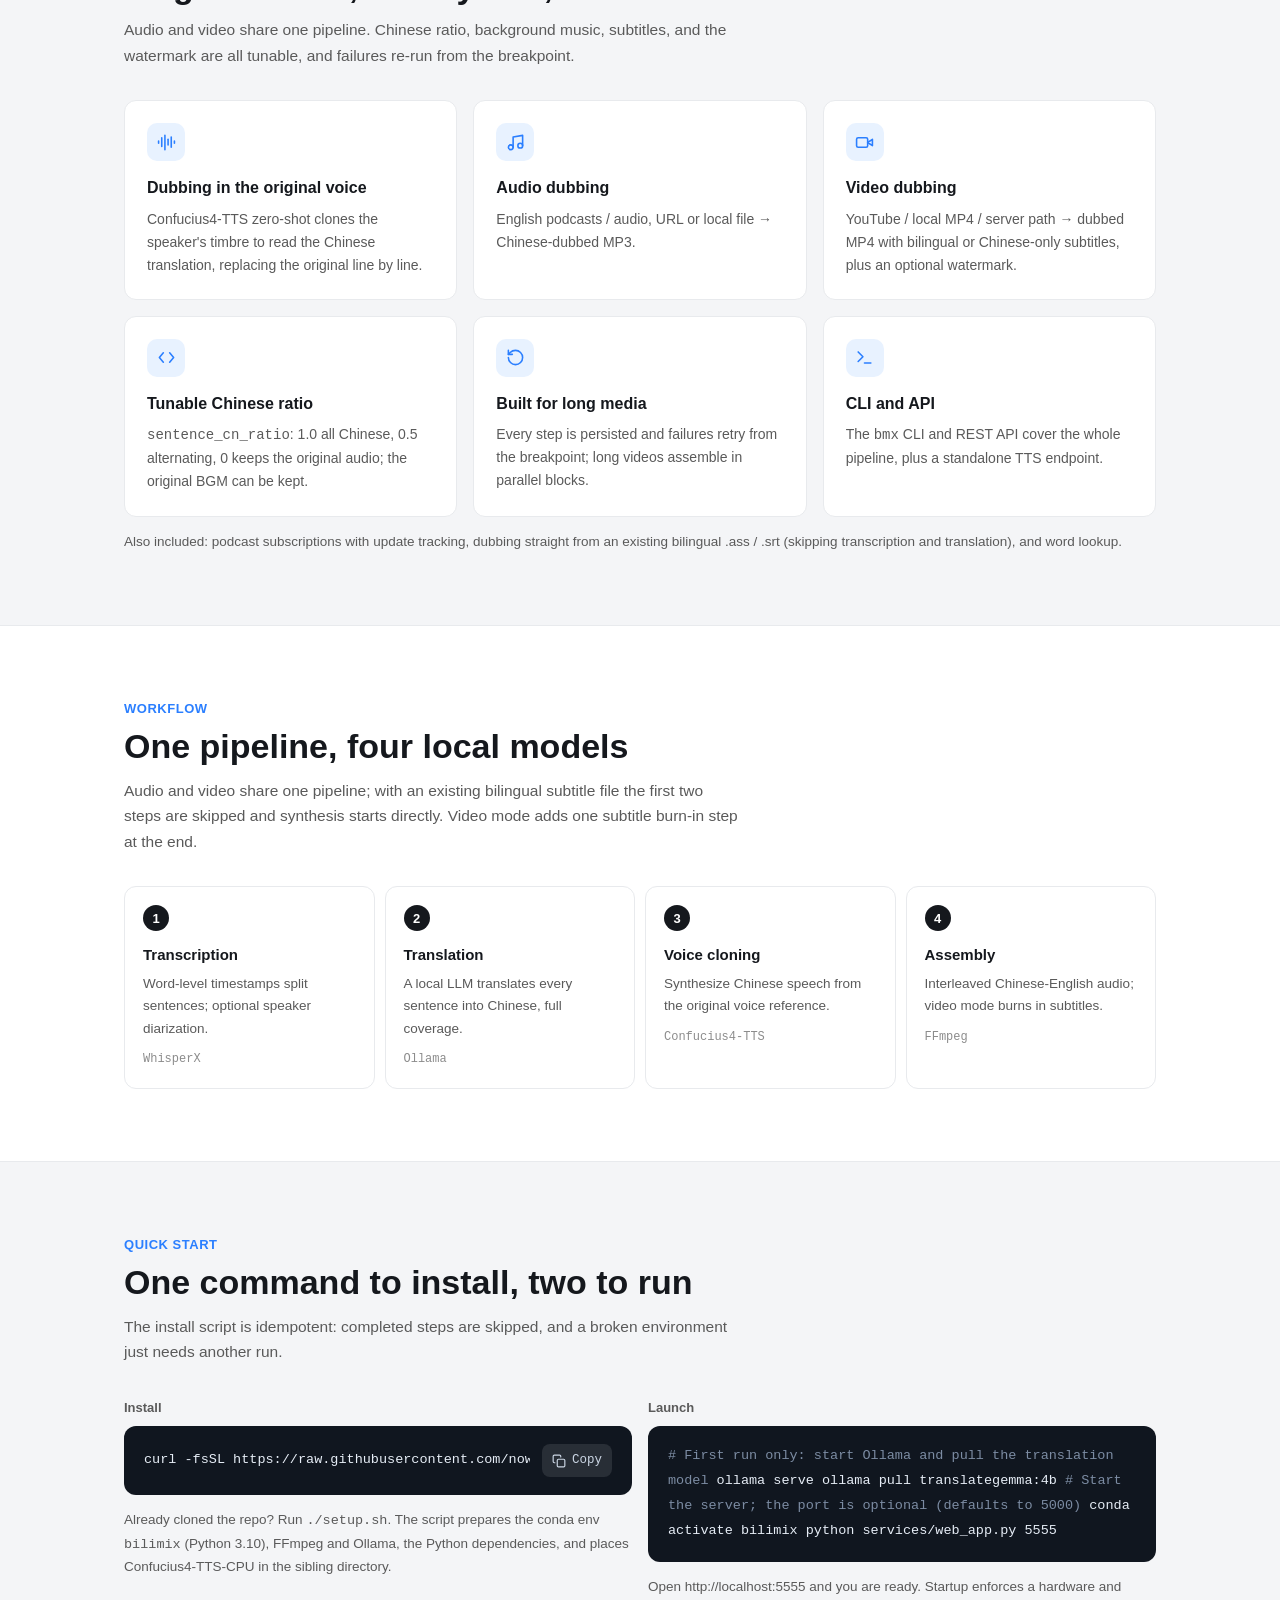
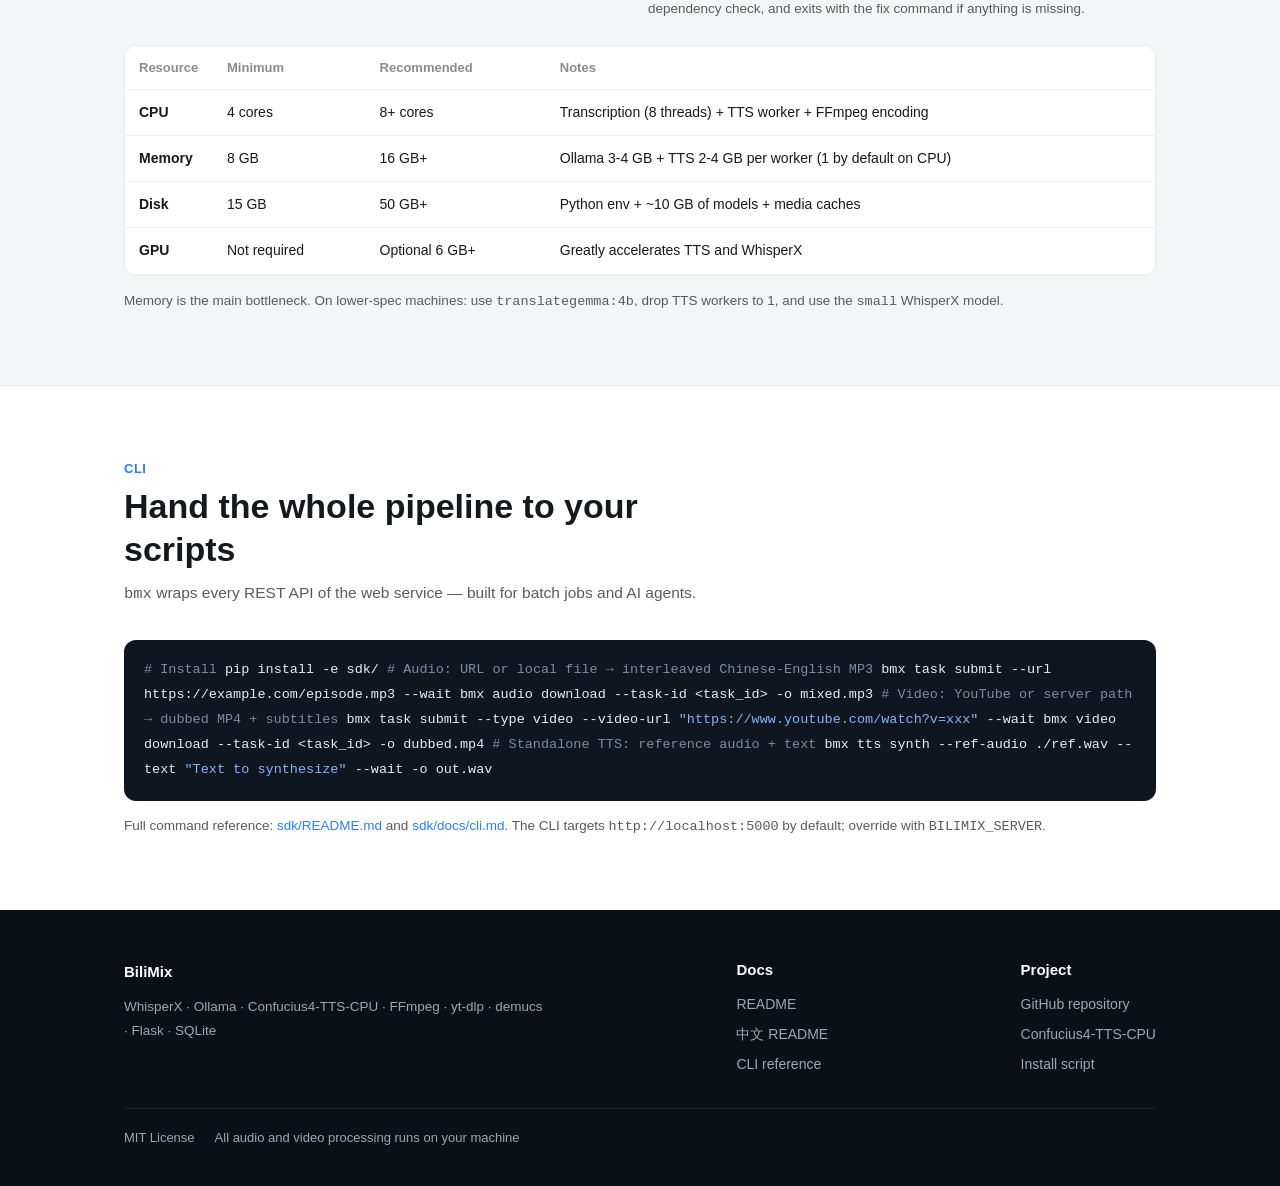
<file: en.html>
<!DOCTYPE html>
<html lang="en">
<head>
<meta charset="utf-8">
<meta name="viewport" content="width=device-width, initial-scale=1">
<title>BiliMix — Chinese-English Interleaved Podcast &amp; Video Dubbing</title>
<meta name="description" content="Translate English podcasts, audio, and videos sentence by sentence into Chinese, then read the translations aloud in the original speaker's voice. Inference runs entirely on your machine; output interleaved Chinese-English audio or a dubbed video with subtitles.">
<link rel="icon" href="web/favicon.svg">
<style>
  :root {
    --font: "PingFang SC", -apple-system, BlinkMacSystemFont, "Inter", "Segoe UI", Roboto, "Helvetica Neue", sans-serif;
    --ink: #15181D;
    --body: #5A5A5A;
    --muted: #8C8C8C;
    --line: #E8EAED;
    --line-soft: #F0F1F3;
    --accent: #2B7FFF;
    --accent-deep: #1E5BD9;
    --accent-soft: #E8F2FF;
    --band: #F4F5F7;
    --code-bg: #10161F;
    --radius: 12px;
    --max: 1080px;
  }
  * { margin: 0; padding: 0; box-sizing: border-box; }
  html { scroll-behavior: smooth; -webkit-font-smoothing: antialiased; }
  body { font-family: var(--font); color: var(--ink); background: #fff; line-height: 1.65; }
  a { color: inherit; text-decoration: none; }
  .wrap { max-width: var(--max); margin: 0 auto; padding: 0 24px; }
  section { scroll-margin-top: 64px; }

  /* ---------- header ---------- */
  header {
    position: sticky; top: 0; z-index: 50;
    background: rgba(255,255,255,.86); backdrop-filter: saturate(180%) blur(12px);
    border-bottom: 1px solid var(--line);
  }
  .nav { display: flex; align-items: center; gap: 24px; height: 60px; }
  .brand { display: flex; align-items: center; gap: 9px; font-size: 17px; font-weight: 650; letter-spacing: 0; }
  .brand svg { width: 22px; height: 22px; color: var(--accent); }
  .nav-links { display: flex; gap: 22px; margin-left: auto; font-size: 14.5px; color: var(--body); }
  .nav-links a:hover { color: var(--accent); }
  .btn-ghost {
    display: inline-flex; align-items: center; gap: 7px;
    height: 34px; padding: 0 14px; border: 1px solid var(--line); border-radius: 999px;
    font-size: 14px; font-weight: 550; transition: .18s;
  }
  .btn-ghost:hover { border-color: var(--accent); color: var(--accent); background: var(--accent-soft); }
  .btn-ghost svg { width: 16px; height: 16px; }

  /* ---------- hero ---------- */
  .hero {
    position: relative; isolation: isolate;
    min-height: clamp(520px, 80vh, 720px);
    display: flex; align-items: center;
    background: #0B0F16 url("examples/screenshot_mixed.jpg") center/cover no-repeat;
  }
  .hero::before {
    content: ""; position: absolute; inset: 0; z-index: -1;
    background: linear-gradient(90deg, rgba(8,11,16,.92) 0%, rgba(8,11,16,.74) 42%, rgba(8,11,16,.42) 100%);
  }
  .hero-inner { padding: 72px 0; max-width: 640px; color: #fff; }
  .hero h1 { font-size: clamp(40px, 6vw, 60px); line-height: 1.1; font-weight: 700; letter-spacing: 0; }
  .hero .lede { margin-top: 16px; font-size: clamp(17px, 2.1vw, 20px); font-weight: 500; color: #F2F5FA; }
  .hero .desc { margin-top: 12px; font-size: 15.5px; color: rgba(255,255,255,.74); max-width: 520px; }
  .cta { display: flex; flex-wrap: wrap; gap: 12px; margin-top: 28px; }
  .btn {
    display: inline-flex; align-items: center; gap: 8px; height: 44px; padding: 0 20px;
    border-radius: 999px; font-size: 15px; font-weight: 600; transition: .18s;
  }
  .btn svg { width: 17px; height: 17px; }
  .btn-primary { background: var(--accent); color: #fff; }
  .btn-primary:hover { background: var(--accent-deep); transform: translateY(-1px); }
  .btn-outline { border: 1px solid rgba(255,255,255,.34); color: #fff; }
  .btn-outline:hover { border-color: #fff; background: rgba(255,255,255,.1); }
  .hero-meta { display: flex; flex-wrap: wrap; gap: 8px 18px; margin-top: 26px; font-size: 13px; color: rgba(255,255,255,.66); }
  .hero-meta span { display: inline-flex; align-items: center; gap: 6px; }
  .dot { width: 5px; height: 5px; border-radius: 50%; background: var(--accent); }

  /* ---------- section frame ---------- */
  .band { background: var(--band); border-block: 1px solid var(--line); }
  .sec { padding: 72px 0; }
  .sec-head { max-width: 620px; margin-bottom: 32px; }
  .eyebrow { font-size: 13px; font-weight: 650; letter-spacing: .04em; color: var(--accent); text-transform: uppercase; }
  .sec-head h2 { margin-top: 6px; font-size: clamp(26px, 3.4vw, 34px); line-height: 1.25; font-weight: 680; }
  .sec-head p { margin-top: 10px; color: var(--body); font-size: 15.5px; }

  /* ---------- demo ---------- */
  .demo { display: grid; grid-template-columns: 1fr 1fr; gap: 20px; }
  figure { background: #fff; border: 1px solid var(--line); border-radius: var(--radius); overflow: hidden; }
  figure img { display: block; width: 100%; aspect-ratio: 16 / 9; object-fit: cover; }
  figcaption {
    display: flex; align-items: center; justify-content: space-between; gap: 12px;
    padding: 12px 16px; border-top: 1px solid var(--line-soft); font-size: 14px;
  }
  figcaption b { font-weight: 600; }
  figcaption a { display: inline-flex; align-items: center; gap: 5px; color: var(--accent); font-size: 13.5px; }
  figcaption a svg { width: 14px; height: 14px; }

  /* ---------- features ---------- */
  .grid { display: grid; grid-template-columns: repeat(3, 1fr); gap: 16px; }
  .tile { background: #fff; border: 1px solid var(--line); border-radius: var(--radius); padding: 22px; }
  .tile .ico {
    width: 38px; height: 38px; border-radius: 10px; background: var(--accent-soft);
    display: grid; place-items: center; color: var(--accent); margin-bottom: 14px;
  }
  .tile .ico svg { width: 19px; height: 19px; }
  .tile h3 { font-size: 16px; font-weight: 640; }
  .tile p { margin-top: 6px; font-size: 14px; color: var(--body); }

  /* ---------- pipeline ---------- */
  .flow { display: flex; align-items: stretch; gap: 10px; flex-wrap: nowrap; }
  .step { flex: 1; min-width: 0; background: #fff; border: 1px solid var(--line); border-radius: var(--radius); padding: 18px; }
  .step .n {
    width: 26px; height: 26px; border-radius: 50%; background: var(--ink); color: #fff;
    display: grid; place-items: center; font-size: 13px; font-weight: 650; margin-bottom: 12px;
  }
  .step h4 { font-size: 15px; font-weight: 620; }
  .step p { margin-top: 5px; font-size: 13.5px; color: var(--body); }
  .step .tool { margin-top: 10px; font-size: 12px; color: var(--muted); font-family: ui-monospace, SFMono-Regular, Menlo, monospace; }

  /* ---------- code ---------- */
  .code {
    background: var(--code-bg); color: #E6EDF6; border-radius: var(--radius);
    padding: 18px 20px; font-family: ui-monospace, SFMono-Regular, Menlo, monospace;
    font-size: 13.5px; line-height: 1.85; overflow-x: auto;
  }
  .code .c { color: #7C8CA3; }
  .code .k { color: #7FB4FF; }
  .cmd { display: flex; align-items: center; gap: 12px; }
  .cmd code { flex: 1; min-width: 0; overflow-x: auto; white-space: nowrap; }
  .copy {
    flex: none; display: inline-flex; align-items: center; gap: 6px;
    background: rgba(255,255,255,.1); border: 0; border-radius: 8px; color: #CBD6E4;
    font: inherit; font-size: 12.5px; padding: 5px 10px; cursor: pointer; transition: .18s;
  }
  .copy:hover { background: rgba(255,255,255,.2); color: #fff; }
  .copy svg { width: 14px; height: 14px; }
  .two { display: grid; grid-template-columns: 1fr 1fr; gap: 16px; align-items: start; }
  .two > div { min-width: 0; }
  .block-label { font-size: 13px; font-weight: 620; color: var(--body); margin-bottom: 8px; }

  /* ---------- table ---------- */
  table { width: 100%; border-collapse: collapse; font-size: 14px; background: #fff; }
  th, td { text-align: left; padding: 11px 14px; border-bottom: 1px solid var(--line-soft); }
  thead th { font-size: 13px; color: var(--muted); font-weight: 600; }
  tbody th { font-weight: 620; width: 88px; }
  .table-wrap { border: 1px solid var(--line); border-radius: var(--radius); overflow-x: auto; }
  .note { margin-top: 14px; font-size: 13.5px; color: var(--body); }

  /* ---------- footer ---------- */
  footer { background: #0B0F16; color: #9AA7B8; padding: 48px 0 40px; font-size: 14px; }
  .foot { display: flex; flex-wrap: wrap; gap: 24px; align-items: flex-start; justify-content: space-between; }
  .foot h5 { color: #fff; font-size: 15px; font-weight: 620; margin-bottom: 10px; }
  .foot ul { list-style: none; display: grid; gap: 7px; }
  .foot a:hover { color: #fff; }
  .foot-stack { max-width: 420px; font-size: 13.5px; line-height: 1.8; }
  .legal { margin-top: 32px; padding-top: 18px; border-top: 1px solid #1C2430; display: flex; flex-wrap: wrap; gap: 8px 20px; font-size: 13px; }

  @media (max-width: 900px) {
    .grid { grid-template-columns: 1fr 1fr; }
    .flow { flex-wrap: wrap; }
    .step { flex: 1 1 46%; }
  }
  @media (max-width: 640px) {
    .wrap { padding: 0 18px; }
    .nav-links { display: none; }
    .sec { padding: 52px 0; }
    .demo, .grid, .two { grid-template-columns: 1fr; }
    .step { flex: 1 1 100%; }
    .hero-inner { padding: 56px 0; }
    .foot { gap: 28px; }
  }
</style>
</head>
<body>

<header>
  <div class="wrap nav">
    <a class="brand" href="#top">
      <svg viewBox="0 0 24 24" fill="none" stroke="currentColor" stroke-width="2" stroke-linecap="round"><path d="M2 10v3"/><path d="M6 6v11"/><path d="M10 3v18"/><path d="M14 8v7"/><path d="M18 5v13"/><path d="M22 10v3"/></svg>
      BiliMix
    </a>
    <nav class="nav-links">
      <a href="#demo">Demo</a>
      <a href="#features">Features</a>
      <a href="#how">Workflow</a>
      <a href="#start">Quick Start</a>
      <a href="#cli">CLI</a>
    </nav>
    <a class="btn-ghost" href="https://github.com/nowszhao/BiliMix">
      <svg viewBox="0 0 24 24" fill="none" stroke="currentColor" stroke-width="2" stroke-linecap="round" stroke-linejoin="round"><path d="M15 22v-4a4.8 4.8 0 0 0-1-3.5c3 0 6-2 6-5.5.08-1.25-.27-2.48-1-3.5.28-1.15.28-2.35 0-3.5 0 0-1 0-3 1.5-2.64-.5-5.36-.5-8 0C6 2 5 2 5 2c-.3 1.15-.3 2.35 0 3.5A5.4 5.4 0 0 0 4 9c0 3.5 3 5.5 6 5.5-.39.49-.68 1.05-.85 1.65-.17.6-.22 1.23-.15 1.85v4"/><path d="M9 18c-4.51 2-5-2-7-2"/></svg>
      GitHub
    </a>
    <a class="btn-ghost" href="index.html">中文</a>
  </div>
</header>

<main id="top">
  <section class="hero">
    <div class="wrap hero-inner">
      <h1>BiliMix</h1>
      <p class="lede">Translate English audio and video sentence by sentence into Chinese and read it aloud in the original speaker's voice.</p>
      <p class="desc">Audio comes out as a Chinese-dubbed MP3, video as a dubbed MP4 with bilingual subtitles — the original lines are replaced one by one, in the original speaker's voice. Transcription, translation, and synthesis run entirely on your machine.</p>
      <div class="cta">
        <a class="btn btn-primary" href="#start">
          <svg viewBox="0 0 24 24" fill="none" stroke="currentColor" stroke-width="2" stroke-linecap="round" stroke-linejoin="round"><path d="m5 12 5 5L19 7"/></svg>
          One-command install
        </a>
        <a class="btn btn-outline" href="https://github.com/nowszhao/BiliMix">
          <svg viewBox="0 0 24 24" fill="none" stroke="currentColor" stroke-width="2" stroke-linecap="round" stroke-linejoin="round"><path d="M15 22v-4a4.8 4.8 0 0 0-1-3.5c3 0 6-2 6-5.5.08-1.25-.27-2.48-1-3.5.28-1.15.28-2.35 0-3.5 0 0-1 0-3 1.5-2.64-.5-5.36-.5-8 0C6 2 5 2 5 2c-.3 1.15-.3 2.35 0 3.5A5.4 5.4 0 0 0 4 9c0 3.5 3 5.5 6 5.5-.39.49-.68 1.05-.85 1.65-.17.6-.22 1.23-.15 1.85v4"/><path d="M9 18c-4.51 2-5-2-7-2"/></svg>
          View source
        </a>
      </div>
      <div class="hero-meta">
        <span><i class="dot"></i>Fully local inference</span>
        <span><i class="dot"></i>Python 3.10</span>
        <span><i class="dot"></i>macOS / Linux</span>
        <span><i class="dot"></i>MIT</span>
      </div>
    </div>
  </section>

  <section class="sec" id="demo">
    <div class="wrap">
      <div class="sec-head">
        <div class="eyebrow">Demo</div>
        <h2>The same clip, before and after dubbing</h2>
        <p>The English track stays; the Chinese translation is inserted in the original speaker's voice, with synchronized bilingual subtitles.</p>
      </div>
      <div class="demo">
        <figure>
          <img src="examples/screenshot_original.jpg" alt="Original English video frame">
          <figcaption>
            <b>Original</b>
            <a href="examples/test1.mp4">Watch video
              <svg viewBox="0 0 24 24" fill="none" stroke="currentColor" stroke-width="2" stroke-linecap="round" stroke-linejoin="round"><path d="M5 12h14"/><path d="m12 5 7 7-7 7"/></svg>
            </a>
          </figcaption>
        </figure>
        <figure>
          <img src="examples/screenshot_mixed.jpg" alt="Dubbed frame with bilingual subtitles">
          <figcaption>
            <b>Dubbed (bilingual subtitles)</b>
            <a href="examples/test1_mixed.mp4">Watch video
              <svg viewBox="0 0 24 24" fill="none" stroke="currentColor" stroke-width="2" stroke-linecap="round" stroke-linejoin="round"><path d="M5 12h14"/><path d="m12 5 7 7-7 7"/></svg>
            </a>
          </figcaption>
        </figure>
      </div>
    </div>
  </section>

  <section class="band sec" id="features">
    <div class="wrap">
      <div class="sec-head">
        <div class="eyebrow">Features</div>
        <h2>Original voice, line by line, tunable</h2>
        <p>Audio and video share one pipeline. Chinese ratio, background music, subtitles, and the watermark are all tunable, and failures re-run from the breakpoint.</p>
      </div>
      <div class="grid">
        <div class="tile">
          <div class="ico"><svg viewBox="0 0 24 24" fill="none" stroke="currentColor" stroke-width="2" stroke-linecap="round"><path d="M2 10v3"/><path d="M6 6v11"/><path d="M10 3v18"/><path d="M14 8v7"/><path d="M18 5v13"/><path d="M22 10v3"/></svg></div>
          <h3>Dubbing in the original voice</h3>
          <p>Confucius4-TTS zero-shot clones the speaker&#39;s timbre to read the Chinese translation, replacing the original line by line.</p>
        </div>
        <div class="tile">
          <div class="ico"><svg viewBox="0 0 24 24" fill="none" stroke="currentColor" stroke-width="2" stroke-linecap="round" stroke-linejoin="round"><path d="M9 18V5l12-2v13"/><circle cx="6" cy="18" r="3"/><circle cx="18" cy="16" r="3"/></svg></div>
          <h3>Audio dubbing</h3>
          <p>English podcasts / audio, URL or local file → Chinese-dubbed MP3.</p>
        </div>
        <div class="tile">
          <div class="ico"><svg viewBox="0 0 24 24" fill="none" stroke="currentColor" stroke-width="2" stroke-linecap="round" stroke-linejoin="round"><path d="m22 8-6 4 6 4V8Z"/><rect x="2" y="6" width="14" height="12" rx="2"/></svg></div>
          <h3>Video dubbing</h3>
          <p>YouTube / local MP4 / server path → dubbed MP4 with bilingual or Chinese-only subtitles, plus an optional watermark.</p>
        </div>
        <div class="tile">
          <div class="ico"><svg viewBox="0 0 24 24" fill="none" stroke="currentColor" stroke-width="2" stroke-linecap="round" stroke-linejoin="round"><path d="M8 6 3 12l5 6"/><path d="m16 6 5 6-5 6"/></svg></div>
          <h3>Tunable Chinese ratio</h3>
          <p><code>sentence_cn_ratio</code>: 1.0 all Chinese, 0.5 alternating, 0 keeps the original audio; the original BGM can be kept.</p>
        </div>
        <div class="tile">
          <div class="ico"><svg viewBox="0 0 24 24" fill="none" stroke="currentColor" stroke-width="2" stroke-linecap="round" stroke-linejoin="round"><path d="M3 12a9 9 0 1 0 9-9 9.75 9.75 0 0 0-6.74 2.74L3 8"/><path d="M3 3v5h5"/></svg></div>
          <h3>Built for long media</h3>
          <p>Every step is persisted and failures retry from the breakpoint; long videos assemble in parallel blocks.</p>
        </div>
        <div class="tile">
          <div class="ico"><svg viewBox="0 0 24 24" fill="none" stroke="currentColor" stroke-width="2" stroke-linecap="round" stroke-linejoin="round"><path d="m4 17 6-6-6-6"/><path d="M12 19h8"/></svg></div>
          <h3>CLI and API</h3>
          <p>The <code>bmx</code> CLI and REST API cover the whole pipeline, plus a standalone TTS endpoint.</p>
        </div>
      </div>
      <p class="note">Also included: podcast subscriptions with update tracking, dubbing straight from an existing bilingual .ass / .srt (skipping transcription and translation), and word lookup.</p>
    </div>
  </section>

  <section class="sec" id="how">
    <div class="wrap">
      <div class="sec-head">
        <div class="eyebrow">Workflow</div>
        <h2>One pipeline, four local models</h2>
        <p>Audio and video share one pipeline; with an existing bilingual subtitle file the first two steps are skipped and synthesis starts directly. Video mode adds one subtitle burn-in step at the end.</p>
      </div>
      <div class="flow">
        <div class="step">
          <div class="n">1</div>
          <h4>Transcription</h4>
          <p>Word-level timestamps split sentences; optional speaker diarization.</p>
          <div class="tool">WhisperX</div>
        </div>
        <div class="step">
          <div class="n">2</div>
          <h4>Translation</h4>
          <p>A local LLM translates every sentence into Chinese, full coverage.</p>
          <div class="tool">Ollama</div>
        </div>
        <div class="step">
          <div class="n">3</div>
          <h4>Voice cloning</h4>
          <p>Synthesize Chinese speech from the original voice reference.</p>
          <div class="tool">Confucius4-TTS</div>
        </div>
        <div class="step">
          <div class="n">4</div>
          <h4>Assembly</h4>
          <p>Interleaved Chinese-English audio; video mode burns in subtitles.</p>
          <div class="tool">FFmpeg</div>
        </div>
      </div>
    </div>
  </section>

  <section class="band sec" id="start">
    <div class="wrap">
      <div class="sec-head">
        <div class="eyebrow">Quick Start</div>
        <h2>One command to install, two to run</h2>
        <p>The install script is idempotent: completed steps are skipped, and a broken environment just needs another run.</p>
      </div>
      <div class="two">
        <div>
          <div class="block-label">Install</div>
          <div class="code cmd">
            <code id="install-cmd">curl -fsSL https://raw.githubusercontent.com/nowszhao/BiliMix/main/setup.sh | bash</code>
            <button class="copy" data-copy="install-cmd">
              <svg viewBox="0 0 24 24" fill="none" stroke="currentColor" stroke-width="2" stroke-linecap="round" stroke-linejoin="round"><rect x="9" y="9" width="13" height="13" rx="2"/><path d="M5 15H4a2 2 0 0 1-2-2V4a2 2 0 0 1 2-2h9a2 2 0 0 1 2 2v1"/></svg>
              Copy
            </button>
          </div>
          <p class="note">Already cloned the repo? Run <code>./setup.sh</code>. The script prepares the conda env <code>bilimix</code> (Python 3.10), FFmpeg and Ollama, the Python dependencies, and places Confucius4-TTS-CPU in the sibling directory.</p>
        </div>
        <div>
          <div class="block-label">Launch</div>
          <div class="code">
<span class="c"># First run only: start Ollama and pull the translation model</span>
ollama serve
ollama pull translategemma:4b

<span class="c"># Start the server; the port is optional (defaults to 5000)</span>
conda activate bilimix
python services/web_app.py 5555
          </div>
          <p class="note">Open http://localhost:5555 and you are ready. Startup enforces a hardware and dependency check, and exits with the fix command if anything is missing.</p>
        </div>
      </div>
      <div class="table-wrap" style="margin-top:24px">
        <table>
          <thead><tr><th>Resource</th><th>Minimum</th><th>Recommended</th><th>Notes</th></tr></thead>
          <tbody>
            <tr><th>CPU</th><td>4 cores</td><td>8+ cores</td><td>Transcription (8 threads) + TTS worker + FFmpeg encoding</td></tr>
            <tr><th>Memory</th><td>8 GB</td><td>16 GB+</td><td>Ollama 3-4 GB + TTS 2-4 GB per worker (1 by default on CPU)</td></tr>
            <tr><th>Disk</th><td>15 GB</td><td>50 GB+</td><td>Python env + ~10 GB of models + media caches</td></tr>
            <tr><th>GPU</th><td>Not required</td><td>Optional 6 GB+</td><td>Greatly accelerates TTS and WhisperX</td></tr>
          </tbody>
        </table>
      </div>
      <p class="note">Memory is the main bottleneck. On lower-spec machines: use <code>translategemma:4b</code>, drop TTS workers to 1, and use the <code>small</code> WhisperX model.</p>
    </div>
  </section>

  <section class="sec" id="cli">
    <div class="wrap">
      <div class="sec-head">
        <div class="eyebrow">CLI</div>
        <h2>Hand the whole pipeline to your scripts</h2>
        <p><code>bmx</code> wraps every REST API of the web service — built for batch jobs and AI agents.</p>
      </div>
      <div class="code">
<span class="c"># Install</span>
pip install -e sdk/

<span class="c"># Audio: URL or local file → interleaved Chinese-English MP3</span>
bmx task submit --url https://example.com/episode.mp3 --wait
bmx audio download --task-id &lt;task_id&gt; -o mixed.mp3

<span class="c"># Video: YouTube or server path → dubbed MP4 + subtitles</span>
bmx task submit --type video --video-url <span class="k">"https://www.youtube.com/watch?v=xxx"</span> --wait
bmx video download --task-id &lt;task_id&gt; -o dubbed.mp4

<span class="c"># Standalone TTS: reference audio + text</span>
bmx tts synth --ref-audio ./ref.wav --text <span class="k">"Text to synthesize"</span> --wait -o out.wav
      </div>
      <p class="note">Full command reference: <a href="https://github.com/nowszhao/BiliMix/blob/main/sdk/README.md" style="color:var(--accent)">sdk/README.md</a> and <a href="https://github.com/nowszhao/BiliMix/blob/main/sdk/docs/cli.md" style="color:var(--accent)">sdk/docs/cli.md</a>. The CLI targets <code>http://localhost:5000</code> by default; override with <code>BILIMIX_SERVER</code>.</p>
    </div>
  </section>
</main>

<footer>
  <div class="wrap">
    <div class="foot">
      <div class="foot-stack">
        <h5>BiliMix</h5>
        <p>WhisperX · Ollama · Confucius4-TTS-CPU · FFmpeg · yt-dlp · demucs · Flask · SQLite</p>
      </div>
      <div>
        <h5>Docs</h5>
        <ul>
          <li><a href="https://github.com/nowszhao/BiliMix/blob/main/README.en.md">README</a></li>
          <li><a href="https://github.com/nowszhao/BiliMix#readme">中文 README</a></li>
          <li><a href="https://github.com/nowszhao/BiliMix/blob/main/sdk/docs/cli.md">CLI reference</a></li>
        </ul>
      </div>
      <div>
        <h5>Project</h5>
        <ul>
          <li><a href="https://github.com/nowszhao/BiliMix">GitHub repository</a></li>
          <li><a href="https://github.com/nowszhao/Confucius4-TTS-CPU">Confucius4-TTS-CPU</a></li>
          <li><a href="https://github.com/nowszhao/BiliMix/blob/main/setup.sh">Install script</a></li>
        </ul>
      </div>
    </div>
    <div class="legal">
      <span>MIT License</span>
      <span>All audio and video processing runs on your machine</span>
    </div>
  </div>
</footer>

<script>
  document.querySelectorAll('.copy').forEach(function (btn) {
    btn.addEventListener('click', function () {
      var text = document.getElementById(btn.dataset.copy).textContent.trim();
      var done = function () {
        var label = btn.lastChild;
        btn.lastChild.textContent = ' Copied';
        setTimeout(function () { btn.lastChild.textContent = ' Copy'; }, 1600);
      };
      if (navigator.clipboard) {
        navigator.clipboard.writeText(text).then(done);
      } else {
        var ta = document.createElement('textarea');
        ta.value = text; document.body.appendChild(ta); ta.select();
        document.execCommand('copy'); document.body.removeChild(ta); done();
      }
    });
  });
</script>
</body>
</html>
</file>
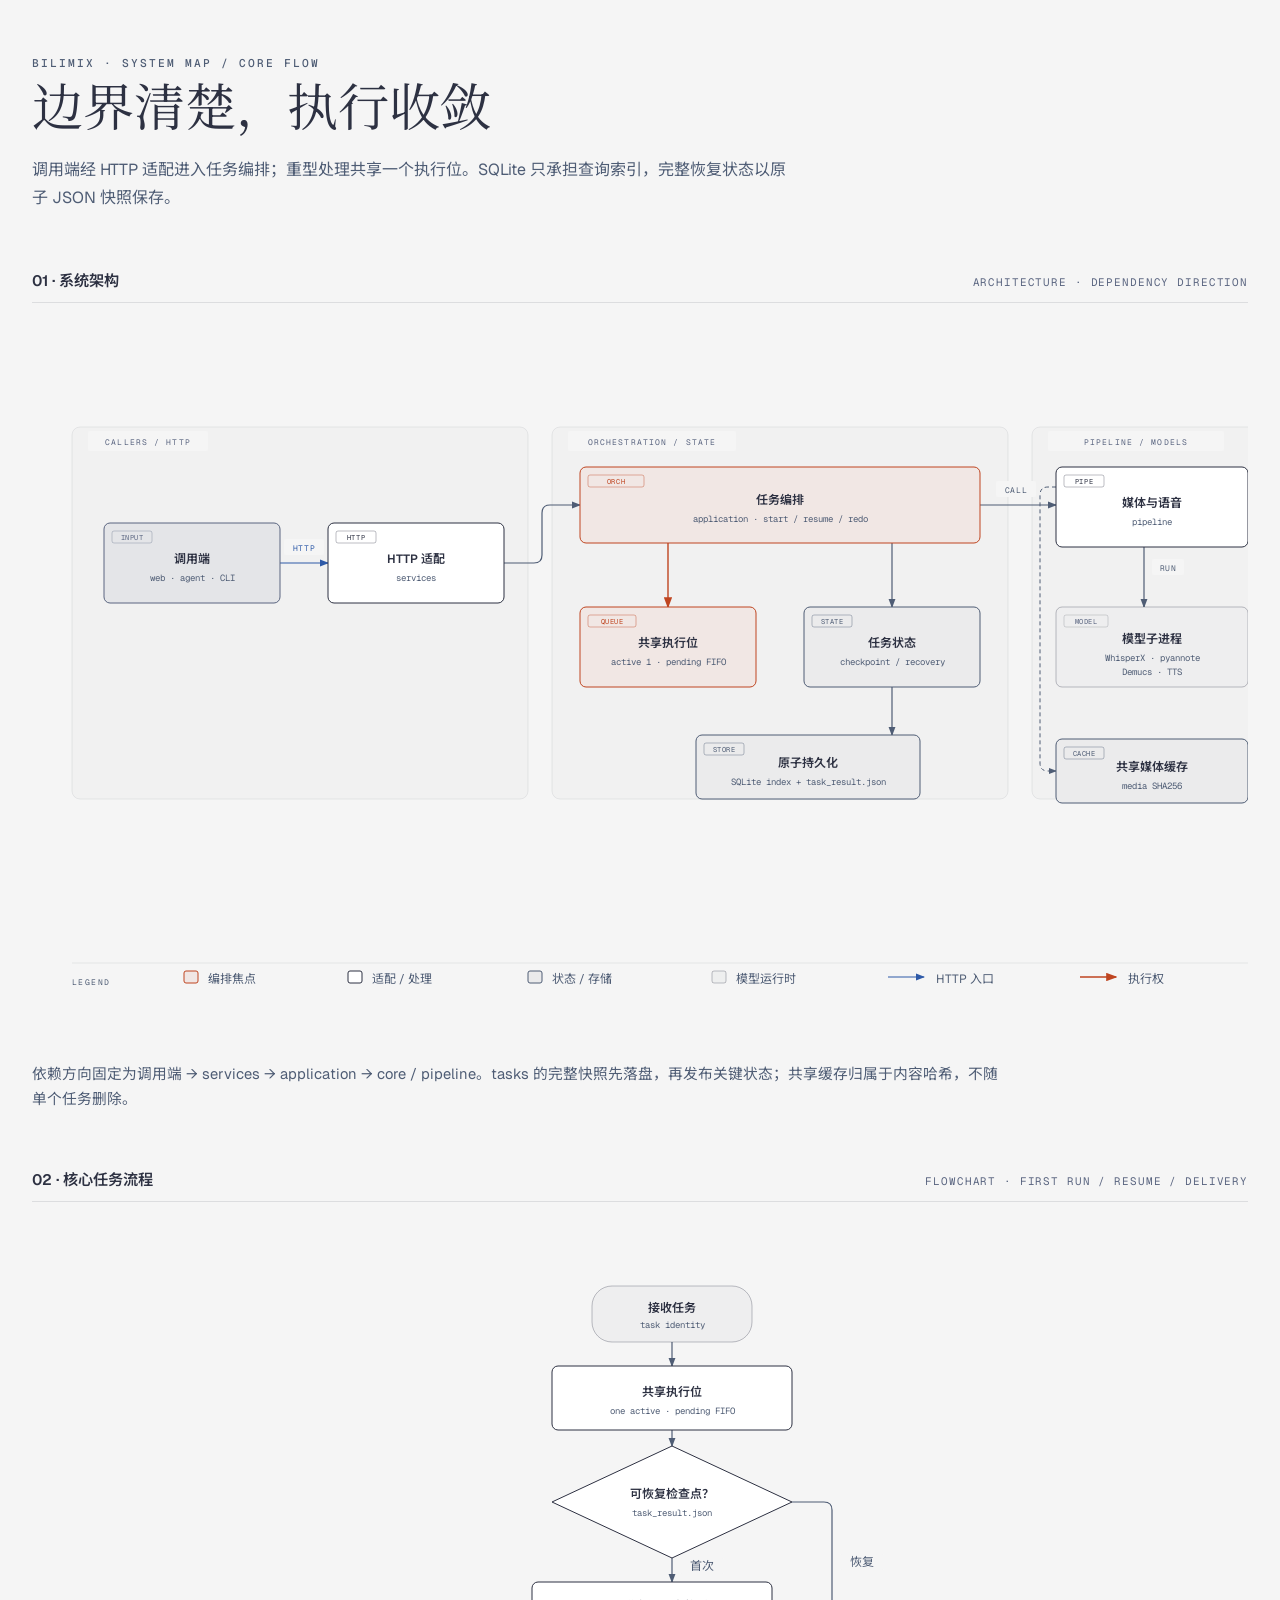
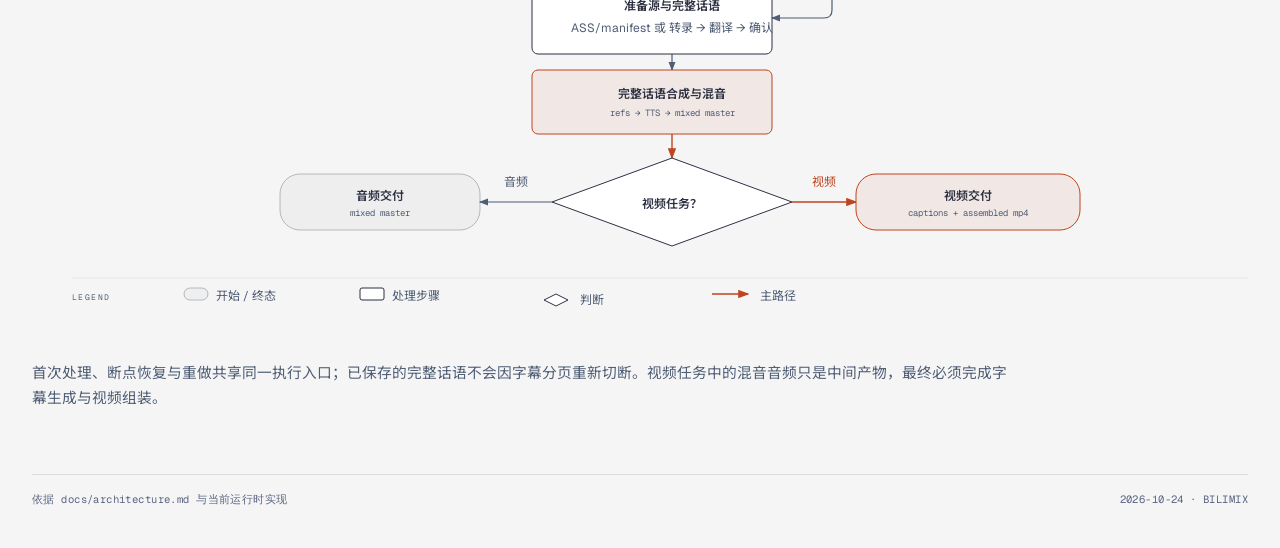
<file: docs/diagrams/bilimix-system-diagrams.html>
<!DOCTYPE html>
<html lang="zh-CN">
<head>
  <meta charset="UTF-8">
  <meta name="viewport" content="width=device-width, initial-scale=1.0">
  <title>BiliMix · 系统架构与核心流程</title>
  <link href="https://fonts.googleapis.com/css2?family=Instrument+Serif:ital@0;1&family=Geist:wght@400;500;600&family=Geist+Mono:wght@400;500;600&family=Noto+Serif:ital@0;1&family=Noto+Serif+SC:wght@400&family=Noto+Sans+SC:wght@400;500;600&display=swap" rel="stylesheet">
  <style>
    *, *::before, *::after {
      box-sizing: border-box;
      margin: 0;
      padding: 0;
    }

    :root {
      --color-paper: #f5f5f5;
      --color-paper-2: #ececec;
      --color-ink: #2d3142;
      --color-ink-strong: #111111;
      --color-muted: #4f5d75;
      --color-soft: #5a6580;
      --color-rule: rgba(45, 49, 66, 0.12);
      --color-accent: #bf4520;
      --color-accent-tint: rgba(191, 69, 32, 0.08);
      --color-link: #2e5aa8;
      --font-sans: 'Geist', 'Noto Sans SC', 'PingFang SC', 'Microsoft YaHei', system-ui, sans-serif;
      --font-serif: 'Instrument Serif', 'Noto Serif', 'Noto Serif SC', serif;
      --font-mono: 'Geist Mono', ui-monospace, monospace;
    }

    body {
      min-height: 100vh;
      background: var(--color-paper);
      color: var(--color-ink);
      font-family: var(--font-sans);
      padding: 56px 32px 40px;
    }

    .frame {
      width: 100%;
      max-width: 1280px;
      min-width: 0;
      margin: 0 auto;
    }

    .masthead {
      max-width: 920px;
      margin-bottom: 56px;
    }

    .eyebrow {
      margin-bottom: 12px;
      color: var(--color-muted);
      font-family: var(--font-mono);
      font-size: 0.7rem;
      font-weight: 500;
      letter-spacing: 0.18em;
      text-transform: uppercase;
    }

    h1 {
      font-family: var(--font-serif);
      font-size: clamp(2.2rem, 4vw, 3.4rem);
      font-weight: 400;
      letter-spacing: 0;
      line-height: 1.05;
      color: var(--color-ink);
    }

    .intro {
      max-width: 760px;
      margin-top: 20px;
      color: var(--color-muted);
      font-size: 1rem;
      line-height: 1.75;
    }

    .figure-section {
      margin-top: 56px;
    }

    .figure-section:first-of-type {
      margin-top: 0;
    }

    .section-heading {
      display: flex;
      align-items: baseline;
      justify-content: space-between;
      gap: 24px;
      margin-bottom: 20px;
      padding-bottom: 12px;
      border-bottom: 1px solid var(--color-rule);
    }

    h2 {
      font-family: var(--font-sans);
      font-size: 0.95rem;
      font-weight: 600;
      letter-spacing: 0;
    }

    .section-note {
      color: var(--color-soft);
      font-family: var(--font-mono);
      font-size: 0.68rem;
      letter-spacing: 0.08em;
      text-align: right;
    }

    .diagram-container {
      width: 100%;
      overflow-x: auto;
    }

    svg {
      display: block;
      width: 100%;
      min-width: 1280px;
    }

    figcaption {
      max-width: 980px;
      margin-top: 18px;
      color: var(--color-muted);
      font-size: 0.92rem;
      line-height: 1.7;
    }

    .footer {
      display: flex;
      justify-content: space-between;
      gap: 24px;
      margin-top: 64px;
      padding-top: 16px;
      border-top: 1px solid var(--color-rule);
      color: var(--color-soft);
      font-family: var(--font-mono);
      font-size: 0.66rem;
      line-height: 1.6;
      letter-spacing: 0.04em;
    }

    @media (max-width: 720px) {
      .section-heading {
        display: block;
      }

      .section-note {
        margin-top: 8px;
        text-align: left;
      }

      .footer {
        display: block;
      }

      .footer span {
        display: block;
      }

      .footer span + span {
        margin-top: 6px;
      }
    }

    @media print {
      body {
        padding: 0;
      }

      .diagram-container {
        overflow-x: visible;
      }

      svg {
        min-width: 0;
      }
    }
  </style>
</head>
<body>
  <main class="frame">
    <header class="masthead">
      <p class="eyebrow">BILIMIX · SYSTEM MAP / CORE FLOW</p>
      <h1>边界清楚，执行收敛</h1>
      <p class="intro">
        调用端经 HTTP 适配进入任务编排；重型处理共享一个执行位。SQLite 只承担查询索引，完整恢复状态以原子 JSON 快照保存。
      </p>
    </header>

    <figure class="figure-section">
      <div class="section-heading">
        <h2>01 · 系统架构</h2>
        <p class="section-note">ARCHITECTURE · DEPENDENCY DIRECTION</p>
      </div>

      <div class="diagram-container">
        <svg viewBox="0 0 1280 720" xmlns="http://www.w3.org/2000/svg" role="img" aria-labelledby="bilimix-architecture-title bilimix-architecture-desc">
          <title id="bilimix-architecture-title">BiliMix 系统架构</title>
          <desc id="bilimix-architecture-desc">调用端经 services 进入 application；application 通过共享执行队列调度 pipeline，并使用任务状态、原子检查点、模型子进程和共享媒体缓存完成处理。</desc>
          <defs>
            <marker id="arch-arrow" markerWidth="8" markerHeight="6" refX="7" refY="3" orient="auto">
              <polygon points="0 0, 8 3, 0 6" fill="#4f5d75"/>
            </marker>
            <marker id="arch-arrow-accent" markerWidth="8" markerHeight="6" refX="7" refY="3" orient="auto">
              <polygon points="0 0, 8 3, 0 6" fill="#bf4520"/>
            </marker>
            <marker id="arch-arrow-link" markerWidth="8" markerHeight="6" refX="7" refY="3" orient="auto">
              <polygon points="0 0, 8 3, 0 6" fill="#2e5aa8"/>
            </marker>
          </defs>

          <rect width="1280" height="720" fill="#f5f5f5"/>

          <rect x="40" y="104" width="456" height="372" rx="8" fill="rgba(45,49,66,0.02)" stroke="rgba(45,49,66,0.10)" stroke-width="0.8"/>
          <rect x="56" y="108" width="120" height="20" rx="2" fill="#f5f5f5"/>
          <text x="116" y="122" fill="#5a6580" font-size="8" font-family="'Geist Mono', ui-monospace, monospace" text-anchor="middle" letter-spacing="0.14em">CALLERS / HTTP</text>

          <rect x="520" y="104" width="456" height="372" rx="8" fill="rgba(45,49,66,0.02)" stroke="rgba(45,49,66,0.10)" stroke-width="0.8"/>
          <rect x="536" y="108" width="168" height="20" rx="2" fill="#f5f5f5"/>
          <text x="620" y="122" fill="#5a6580" font-size="8" font-family="'Geist Mono', ui-monospace, monospace" text-anchor="middle" letter-spacing="0.14em">ORCHESTRATION / STATE</text>

          <rect x="1000" y="104" width="240" height="372" rx="8" fill="rgba(45,49,66,0.02)" stroke="rgba(45,49,66,0.10)" stroke-width="0.8"/>
          <rect x="1016" y="108" width="176" height="20" rx="2" fill="#f5f5f5"/>
          <text x="1104" y="122" fill="#5a6580" font-size="8" font-family="'Geist Mono', ui-monospace, monospace" text-anchor="middle" letter-spacing="0.14em">PIPELINE / MODELS</text>

          <line x1="248" y1="240" x2="296" y2="240" stroke="#2e5aa8" stroke-width="1.2" marker-end="url(#arch-arrow-link)"/>
          <path d="M 472,240 H 502 Q 510,240 510,232 V 190 Q 510,182 518,182 H 548" fill="none" stroke="#4f5d75" stroke-width="1.2" marker-end="url(#arch-arrow)"/>
          <line x1="636" y1="220" x2="636" y2="284" stroke="#bf4520" stroke-width="1.4" marker-end="url(#arch-arrow-accent)"/>
          <line x1="860" y1="220" x2="860" y2="284" stroke="#4f5d75" stroke-width="1.2" marker-end="url(#arch-arrow)"/>
          <line x1="948" y1="182" x2="1024" y2="182" stroke="#4f5d75" stroke-width="1.2" marker-end="url(#arch-arrow)"/>
          <line x1="1112" y1="224" x2="1112" y2="284" stroke="#4f5d75" stroke-width="1.2" marker-end="url(#arch-arrow)"/>
          <path d="M 1024,164 H 1016 Q 1008,164 1008,172 V 440 Q 1008,448 1016,448 H 1024" fill="none" stroke="#4f5d75" stroke-width="1" stroke-dasharray="4,3" marker-end="url(#arch-arrow)"/>
          <line x1="860" y1="364" x2="860" y2="412" stroke="#4f5d75" stroke-width="1.2" marker-end="url(#arch-arrow)"/>

          <rect x="252" y="216" width="40" height="16" rx="2" fill="#f5f5f5"/>
          <text x="272" y="228" fill="#2e5aa8" font-size="8" font-family="'Geist Mono', ui-monospace, monospace" text-anchor="middle" letter-spacing="0.08em">HTTP</text>
          <rect x="964" y="158" width="40" height="16" rx="2" fill="#f5f5f5"/>
          <text x="984" y="170" fill="#4f5d75" font-size="8" font-family="'Geist Mono', ui-monospace, monospace" text-anchor="middle" letter-spacing="0.08em">CALL</text>
          <rect x="1120" y="236" width="32" height="16" rx="2" fill="#f5f5f5"/>
          <text x="1136" y="248" fill="#4f5d75" font-size="8" font-family="'Geist Mono', ui-monospace, monospace" text-anchor="middle" letter-spacing="0.08em">RUN</text>

          <rect x="72" y="200" width="176" height="80" rx="6" fill="#f5f5f5"/>
          <rect x="72" y="200" width="176" height="80" rx="6" fill="rgba(79,93,117,0.10)" stroke="#5a6580" stroke-width="1"/>
          <rect x="80" y="208" width="40" height="12" rx="2" fill="transparent" stroke="rgba(90,101,128,0.40)" stroke-width="0.8"/>
          <text x="100" y="217" fill="#5a6580" font-size="7" font-family="'Geist Mono', ui-monospace, monospace" text-anchor="middle" letter-spacing="0.08em">INPUT</text>
          <text x="160" y="240" fill="#2d3142" font-size="12" font-weight="600" font-family="'Geist', 'Noto Sans SC', 'PingFang SC', sans-serif" text-anchor="middle">调用端</text>
          <text x="160" y="258" fill="#4f5d75" font-size="9" font-family="'Geist Mono', ui-monospace, monospace" text-anchor="middle">web · agent · CLI</text>

          <rect x="296" y="200" width="176" height="80" rx="6" fill="#f5f5f5"/>
          <rect x="296" y="200" width="176" height="80" rx="6" fill="#ffffff" stroke="#2d3142" stroke-width="1"/>
          <rect x="304" y="208" width="40" height="12" rx="2" fill="transparent" stroke="rgba(45,49,66,0.40)" stroke-width="0.8"/>
          <text x="324" y="217" fill="#2d3142" font-size="7" font-family="'Geist Mono', ui-monospace, monospace" text-anchor="middle" letter-spacing="0.08em">HTTP</text>
          <text x="384" y="240" fill="#2d3142" font-size="12" font-weight="600" font-family="'Geist', 'Noto Sans SC', 'PingFang SC', sans-serif" text-anchor="middle">HTTP 适配</text>
          <text x="384" y="258" fill="#4f5d75" font-size="9" font-family="'Geist Mono', ui-monospace, monospace" text-anchor="middle">services</text>

          <rect x="548" y="144" width="400" height="76" rx="6" fill="#f5f5f5"/>
          <rect x="548" y="144" width="400" height="76" rx="6" fill="rgba(191,69,32,0.08)" stroke="#bf4520" stroke-width="1"/>
          <rect x="556" y="152" width="56" height="12" rx="2" fill="transparent" stroke="rgba(191,69,32,0.50)" stroke-width="0.8"/>
          <text x="584" y="161" fill="#bf4520" font-size="7" font-family="'Geist Mono', ui-monospace, monospace" text-anchor="middle" letter-spacing="0.08em">ORCH</text>
          <text x="748" y="181" fill="#2d3142" font-size="12" font-weight="600" font-family="'Geist', 'Noto Sans SC', 'PingFang SC', sans-serif" text-anchor="middle">任务编排</text>
          <text x="748" y="199" fill="#4f5d75" font-size="9" font-family="'Geist Mono', ui-monospace, monospace" text-anchor="middle">application · start / resume / redo</text>

          <rect x="548" y="284" width="176" height="80" rx="6" fill="#f5f5f5"/>
          <rect x="548" y="284" width="176" height="80" rx="6" fill="rgba(191,69,32,0.08)" stroke="#bf4520" stroke-width="1"/>
          <rect x="556" y="292" width="48" height="12" rx="2" fill="transparent" stroke="rgba(191,69,32,0.50)" stroke-width="0.8"/>
          <text x="580" y="301" fill="#bf4520" font-size="7" font-family="'Geist Mono', ui-monospace, monospace" text-anchor="middle" letter-spacing="0.08em">QUEUE</text>
          <text x="636" y="324" fill="#2d3142" font-size="12" font-weight="600" font-family="'Geist', 'Noto Sans SC', 'PingFang SC', sans-serif" text-anchor="middle">共享执行位</text>
          <text x="636" y="342" fill="#4f5d75" font-size="9" font-family="'Geist Mono', ui-monospace, monospace" text-anchor="middle">active 1 · pending FIFO</text>

          <rect x="772" y="284" width="176" height="80" rx="6" fill="#f5f5f5"/>
          <rect x="772" y="284" width="176" height="80" rx="6" fill="rgba(45,49,66,0.05)" stroke="#4f5d75" stroke-width="1"/>
          <rect x="780" y="292" width="40" height="12" rx="2" fill="transparent" stroke="rgba(79,93,117,0.50)" stroke-width="0.8"/>
          <text x="800" y="301" fill="#4f5d75" font-size="7" font-family="'Geist Mono', ui-monospace, monospace" text-anchor="middle" letter-spacing="0.08em">STATE</text>
          <text x="860" y="324" fill="#2d3142" font-size="12" font-weight="600" font-family="'Geist', 'Noto Sans SC', 'PingFang SC', sans-serif" text-anchor="middle">任务状态</text>
          <text x="860" y="342" fill="#4f5d75" font-size="9" font-family="'Geist Mono', ui-monospace, monospace" text-anchor="middle">checkpoint / recovery</text>

          <rect x="664" y="412" width="224" height="64" rx="6" fill="#f5f5f5"/>
          <rect x="664" y="412" width="224" height="64" rx="6" fill="rgba(45,49,66,0.05)" stroke="#4f5d75" stroke-width="1"/>
          <rect x="672" y="420" width="40" height="12" rx="2" fill="transparent" stroke="rgba(79,93,117,0.50)" stroke-width="0.8"/>
          <text x="692" y="429" fill="#4f5d75" font-size="7" font-family="'Geist Mono', ui-monospace, monospace" text-anchor="middle" letter-spacing="0.08em">STORE</text>
          <text x="776" y="444" fill="#2d3142" font-size="12" font-weight="600" font-family="'Geist', 'Noto Sans SC', 'PingFang SC', sans-serif" text-anchor="middle">原子持久化</text>
          <text x="776" y="462" fill="#4f5d75" font-size="9" font-family="'Geist Mono', ui-monospace, monospace" text-anchor="middle">SQLite index + task_result.json</text>

          <rect x="1024" y="144" width="192" height="80" rx="6" fill="#f5f5f5"/>
          <rect x="1024" y="144" width="192" height="80" rx="6" fill="#ffffff" stroke="#2d3142" stroke-width="1"/>
          <rect x="1032" y="152" width="40" height="12" rx="2" fill="transparent" stroke="rgba(45,49,66,0.40)" stroke-width="0.8"/>
          <text x="1052" y="161" fill="#2d3142" font-size="7" font-family="'Geist Mono', ui-monospace, monospace" text-anchor="middle" letter-spacing="0.08em">PIPE</text>
          <text x="1120" y="184" fill="#2d3142" font-size="12" font-weight="600" font-family="'Geist', 'Noto Sans SC', 'PingFang SC', sans-serif" text-anchor="middle">媒体与语音</text>
          <text x="1120" y="202" fill="#4f5d75" font-size="9" font-family="'Geist Mono', ui-monospace, monospace" text-anchor="middle">pipeline</text>

          <rect x="1024" y="284" width="192" height="80" rx="6" fill="#f5f5f5"/>
          <rect x="1024" y="284" width="192" height="80" rx="6" fill="rgba(45,49,66,0.03)" stroke="rgba(45,49,66,0.30)" stroke-width="1"/>
          <rect x="1032" y="292" width="44" height="12" rx="2" fill="transparent" stroke="rgba(45,49,66,0.22)" stroke-width="0.8"/>
          <text x="1054" y="301" fill="#5a6580" font-size="7" font-family="'Geist Mono', ui-monospace, monospace" text-anchor="middle" letter-spacing="0.08em">MODEL</text>
          <text x="1120" y="320" fill="#2d3142" font-size="12" font-weight="600" font-family="'Geist', 'Noto Sans SC', 'PingFang SC', sans-serif" text-anchor="middle">模型子进程</text>
          <text x="1120" y="338" fill="#4f5d75" font-size="9" font-family="'Geist Mono', ui-monospace, monospace" text-anchor="middle">WhisperX · pyannote</text>
          <text x="1120" y="352" fill="#4f5d75" font-size="9" font-family="'Geist Mono', ui-monospace, monospace" text-anchor="middle">Demucs · TTS</text>

          <rect x="1024" y="416" width="192" height="64" rx="6" fill="#f5f5f5"/>
          <rect x="1024" y="416" width="192" height="64" rx="6" fill="rgba(45,49,66,0.05)" stroke="#4f5d75" stroke-width="1"/>
          <rect x="1032" y="424" width="40" height="12" rx="2" fill="transparent" stroke="rgba(79,93,117,0.50)" stroke-width="0.8"/>
          <text x="1052" y="433" fill="#4f5d75" font-size="7" font-family="'Geist Mono', ui-monospace, monospace" text-anchor="middle" letter-spacing="0.08em">CACHE</text>
          <text x="1120" y="448" fill="#2d3142" font-size="12" font-weight="600" font-family="'Geist', 'Noto Sans SC', 'PingFang SC', sans-serif" text-anchor="middle">共享媒体缓存</text>
          <text x="1120" y="466" fill="#4f5d75" font-size="9" font-family="'Geist Mono', ui-monospace, monospace" text-anchor="middle">media SHA256</text>

          <line x1="40" y1="640" x2="1240" y2="640" stroke="rgba(45,49,66,0.10)" stroke-width="0.8"/>
          <text x="40" y="662" fill="#4f5d75" font-size="8" font-family="'Geist Mono', ui-monospace, monospace" letter-spacing="0.18em">LEGEND</text>

          <rect x="152" y="648" width="14" height="12" rx="2" fill="rgba(191,69,32,0.08)" stroke="#bf4520" stroke-width="1"/>
          <text x="176" y="660" fill="#4f5d75" font-size="12" font-family="'Geist', 'Noto Sans SC', 'PingFang SC', sans-serif">编排焦点</text>
          <rect x="316" y="648" width="14" height="12" rx="2" fill="#ffffff" stroke="#2d3142" stroke-width="1"/>
          <text x="340" y="660" fill="#4f5d75" font-size="12" font-family="'Geist', 'Noto Sans SC', 'PingFang SC', sans-serif">适配 / 处理</text>
          <rect x="496" y="648" width="14" height="12" rx="2" fill="rgba(45,49,66,0.05)" stroke="#4f5d75" stroke-width="1"/>
          <text x="520" y="660" fill="#4f5d75" font-size="12" font-family="'Geist', 'Noto Sans SC', 'PingFang SC', sans-serif">状态 / 存储</text>
          <rect x="680" y="648" width="14" height="12" rx="2" fill="rgba(45,49,66,0.03)" stroke="rgba(45,49,66,0.30)" stroke-width="1"/>
          <text x="704" y="660" fill="#4f5d75" font-size="12" font-family="'Geist', 'Noto Sans SC', 'PingFang SC', sans-serif">模型运行时</text>
          <line x1="856" y1="654" x2="892" y2="654" stroke="#2e5aa8" stroke-width="1.2" marker-end="url(#arch-arrow-link)"/>
          <text x="904" y="660" fill="#4f5d75" font-size="12" font-family="'Geist', 'Noto Sans SC', 'PingFang SC', sans-serif">HTTP 入口</text>
          <line x1="1048" y1="654" x2="1084" y2="654" stroke="#bf4520" stroke-width="1.4" marker-end="url(#arch-arrow-accent)"/>
          <text x="1096" y="660" fill="#4f5d75" font-size="12" font-family="'Geist', 'Noto Sans SC', 'PingFang SC', sans-serif">执行权</text>
        </svg>
      </div>

      <figcaption>
        依赖方向固定为调用端 → services → application → core / pipeline。tasks 的完整快照先落盘，再发布关键状态；共享缓存归属于内容哈希，不随单个任务删除。
      </figcaption>
    </figure>

    <figure class="figure-section">
      <div class="section-heading">
        <h2>02 · 核心任务流程</h2>
        <p class="section-note">FLOWCHART · FIRST RUN / RESUME / DELIVERY</p>
      </div>

      <div class="diagram-container">
        <svg viewBox="0 0 1280 720" xmlns="http://www.w3.org/2000/svg" role="img" aria-labelledby="bilimix-flow-title bilimix-flow-desc">
          <title id="bilimix-flow-title">BiliMix 核心任务流程</title>
          <desc id="bilimix-flow-desc">任务进入共享执行位后，根据检查点选择首次处理或恢复；准备完整话语、合成并混音，视频任务再生成字幕和组装视频，音频任务直接交付混音母带。</desc>
          <defs>
            <marker id="flow-arrow" markerWidth="8" markerHeight="6" refX="7" refY="3" orient="auto">
              <polygon points="0 0, 8 3, 0 6" fill="#4f5d75"/>
            </marker>
            <marker id="flow-arrow-accent" markerWidth="8" markerHeight="6" refX="7" refY="3" orient="auto">
              <polygon points="0 0, 8 3, 0 6" fill="#bf4520"/>
            </marker>
          </defs>

          <rect width="1280" height="720" fill="#f5f5f5"/>

          <line x1="640" y1="120" x2="640" y2="144" stroke="#4f5d75" stroke-width="1.2" marker-end="url(#flow-arrow)"/>
          <line x1="640" y1="208" x2="640" y2="224" stroke="#4f5d75" stroke-width="1.2" marker-end="url(#flow-arrow)"/>
          <line x1="640" y1="336" x2="640" y2="360" stroke="#4f5d75" stroke-width="1.2" marker-end="url(#flow-arrow)"/>
          <path d="M 760,280 H 792 Q 800,280 800,288 V 388 Q 800,396 792,396 H 740" fill="none" stroke="#4f5d75" stroke-width="1.2" marker-end="url(#flow-arrow)"/>
          <line x1="640" y1="432" x2="640" y2="448" stroke="#4f5d75" stroke-width="1.2" marker-end="url(#flow-arrow)"/>
          <line x1="640" y1="512" x2="640" y2="536" stroke="#bf4520" stroke-width="1.4" marker-end="url(#flow-arrow-accent)"/>
          <line x1="520" y1="580" x2="448" y2="580" stroke="#4f5d75" stroke-width="1.2" marker-end="url(#flow-arrow)"/>
          <line x1="760" y1="580" x2="824" y2="580" stroke="#bf4520" stroke-width="1.4" marker-end="url(#flow-arrow-accent)"/>

          <rect x="648" y="336" width="44" height="16" rx="2" fill="#f5f5f5"/>
          <text x="670" y="348" fill="#4f5d75" font-size="12" font-family="'Geist', 'Noto Sans SC', 'PingFang SC', sans-serif" text-anchor="middle">首次</text>
          <rect x="808" y="332" width="44" height="16" rx="2" fill="#f5f5f5"/>
          <text x="830" y="344" fill="#4f5d75" font-size="12" font-family="'Geist', 'Noto Sans SC', 'PingFang SC', sans-serif" text-anchor="middle">恢复</text>
          <rect x="462" y="552" width="44" height="16" rx="2" fill="#f5f5f5"/>
          <text x="484" y="564" fill="#4f5d75" font-size="12" font-family="'Geist', 'Noto Sans SC', 'PingFang SC', sans-serif" text-anchor="middle">音频</text>
          <rect x="770" y="552" width="44" height="16" rx="2" fill="#f5f5f5"/>
          <text x="792" y="564" fill="#bf4520" font-size="12" font-family="'Geist', 'Noto Sans SC', 'PingFang SC', sans-serif" text-anchor="middle">视频</text>

          <rect x="560" y="64" width="160" height="56" rx="20" fill="rgba(45,49,66,0.03)" stroke="rgba(45,49,66,0.30)" stroke-width="1"/>
          <text x="640" y="90" fill="#2d3142" font-size="12" font-weight="600" font-family="'Geist', 'Noto Sans SC', 'PingFang SC', sans-serif" text-anchor="middle">接收任务</text>
          <text x="640" y="106" fill="#4f5d75" font-size="9" font-family="'Geist Mono', ui-monospace, monospace" text-anchor="middle">task identity</text>

          <rect x="520" y="144" width="240" height="64" rx="6" fill="#ffffff" stroke="#2d3142" stroke-width="1"/>
          <text x="640" y="174" fill="#2d3142" font-size="12" font-weight="600" font-family="'Geist', 'Noto Sans SC', 'PingFang SC', sans-serif" text-anchor="middle">共享执行位</text>
          <text x="640" y="192" fill="#4f5d75" font-size="9" font-family="'Geist Mono', ui-monospace, monospace" text-anchor="middle">one active · pending FIFO</text>

          <polygon points="640,224 760,280 640,336 520,280" fill="#ffffff" stroke="#2d3142" stroke-width="1"/>
          <text x="640" y="276" fill="#2d3142" font-size="12" font-weight="600" font-family="'Geist', 'Noto Sans SC', 'PingFang SC', sans-serif" text-anchor="middle">可恢复检查点？</text>
          <text x="640" y="294" fill="#4f5d75" font-size="9" font-family="'Geist Mono', ui-monospace, monospace" text-anchor="middle">task_result.json</text>

          <rect x="500" y="360" width="240" height="72" rx="6" fill="#ffffff" stroke="#2d3142" stroke-width="1"/>
          <text x="640" y="388" fill="#2d3142" font-size="12" font-weight="600" font-family="'Geist', 'Noto Sans SC', 'PingFang SC', sans-serif" text-anchor="middle">准备源与完整话语</text>
          <text x="640" y="410" fill="#4f5d75" font-size="12" font-family="'Geist', 'Noto Sans SC', 'PingFang SC', sans-serif" text-anchor="middle">ASS/manifest 或 转录 → 翻译 → 确认</text>

          <rect x="500" y="448" width="240" height="64" rx="6" fill="#f5f5f5"/>
          <rect x="500" y="448" width="240" height="64" rx="6" fill="rgba(191,69,32,0.08)" stroke="#bf4520" stroke-width="1"/>
          <text x="640" y="476" fill="#2d3142" font-size="12" font-weight="600" font-family="'Geist', 'Noto Sans SC', 'PingFang SC', sans-serif" text-anchor="middle">完整话语合成与混音</text>
          <text x="640" y="494" fill="#4f5d75" font-size="9" font-family="'Geist Mono', ui-monospace, monospace" text-anchor="middle">refs → TTS → mixed master</text>

          <polygon points="640,536 760,580 640,624 520,580" fill="#ffffff" stroke="#2d3142" stroke-width="1"/>
          <text x="640" y="586" fill="#2d3142" font-size="12" font-weight="600" font-family="'Geist', 'Noto Sans SC', 'PingFang SC', sans-serif" text-anchor="middle">视频任务？</text>

          <rect x="248" y="552" width="200" height="56" rx="20" fill="rgba(45,49,66,0.03)" stroke="rgba(45,49,66,0.30)" stroke-width="1"/>
          <text x="348" y="578" fill="#2d3142" font-size="12" font-weight="600" font-family="'Geist', 'Noto Sans SC', 'PingFang SC', sans-serif" text-anchor="middle">音频交付</text>
          <text x="348" y="594" fill="#4f5d75" font-size="9" font-family="'Geist Mono', ui-monospace, monospace" text-anchor="middle">mixed master</text>

          <rect x="824" y="552" width="224" height="56" rx="20" fill="#f5f5f5"/>
          <rect x="824" y="552" width="224" height="56" rx="20" fill="rgba(191,69,32,0.08)" stroke="#bf4520" stroke-width="1"/>
          <text x="936" y="578" fill="#2d3142" font-size="12" font-weight="600" font-family="'Geist', 'Noto Sans SC', 'PingFang SC', sans-serif" text-anchor="middle">视频交付</text>
          <text x="936" y="594" fill="#4f5d75" font-size="9" font-family="'Geist Mono', ui-monospace, monospace" text-anchor="middle">captions + assembled mp4</text>

          <line x1="40" y1="656" x2="1240" y2="656" stroke="rgba(45,49,66,0.10)" stroke-width="0.8"/>
          <text x="40" y="678" fill="#4f5d75" font-size="8" font-family="'Geist Mono', ui-monospace, monospace" letter-spacing="0.18em">LEGEND</text>

          <rect x="152" y="666" width="24" height="12" rx="6" fill="rgba(45,49,66,0.03)" stroke="rgba(45,49,66,0.30)" stroke-width="1"/>
          <text x="184" y="678" fill="#4f5d75" font-size="12" font-family="'Geist', 'Noto Sans SC', 'PingFang SC', sans-serif">开始 / 终态</text>
          <rect x="328" y="666" width="24" height="12" rx="2" fill="#ffffff" stroke="#2d3142" stroke-width="1"/>
          <text x="360" y="678" fill="#4f5d75" font-size="12" font-family="'Geist', 'Noto Sans SC', 'PingFang SC', sans-serif">处理步骤</text>
          <polygon points="512,678 524,672 536,678 524,684" fill="#ffffff" stroke="#2d3142" stroke-width="1"/>
          <text x="548" y="682" fill="#4f5d75" font-size="12" font-family="'Geist', 'Noto Sans SC', 'PingFang SC', sans-serif">判断</text>
          <line x1="680" y1="672" x2="716" y2="672" stroke="#bf4520" stroke-width="1.4" marker-end="url(#flow-arrow-accent)"/>
          <text x="728" y="678" fill="#4f5d75" font-size="12" font-family="'Geist', 'Noto Sans SC', 'PingFang SC', sans-serif">主路径</text>
        </svg>
      </div>

      <figcaption>
        首次处理、断点恢复与重做共享同一执行入口；已保存的完整话语不会因字幕分页重新切断。视频任务中的混音音频只是中间产物，最终必须完成字幕生成与视频组装。
      </figcaption>
    </figure>

    <footer class="footer">
      <span>依据 docs/architecture.md 与当前运行时实现</span>
      <span>2026-10-24 · BILIMIX</span>
    </footer>
  </main>
</body>
</html>
</file>
